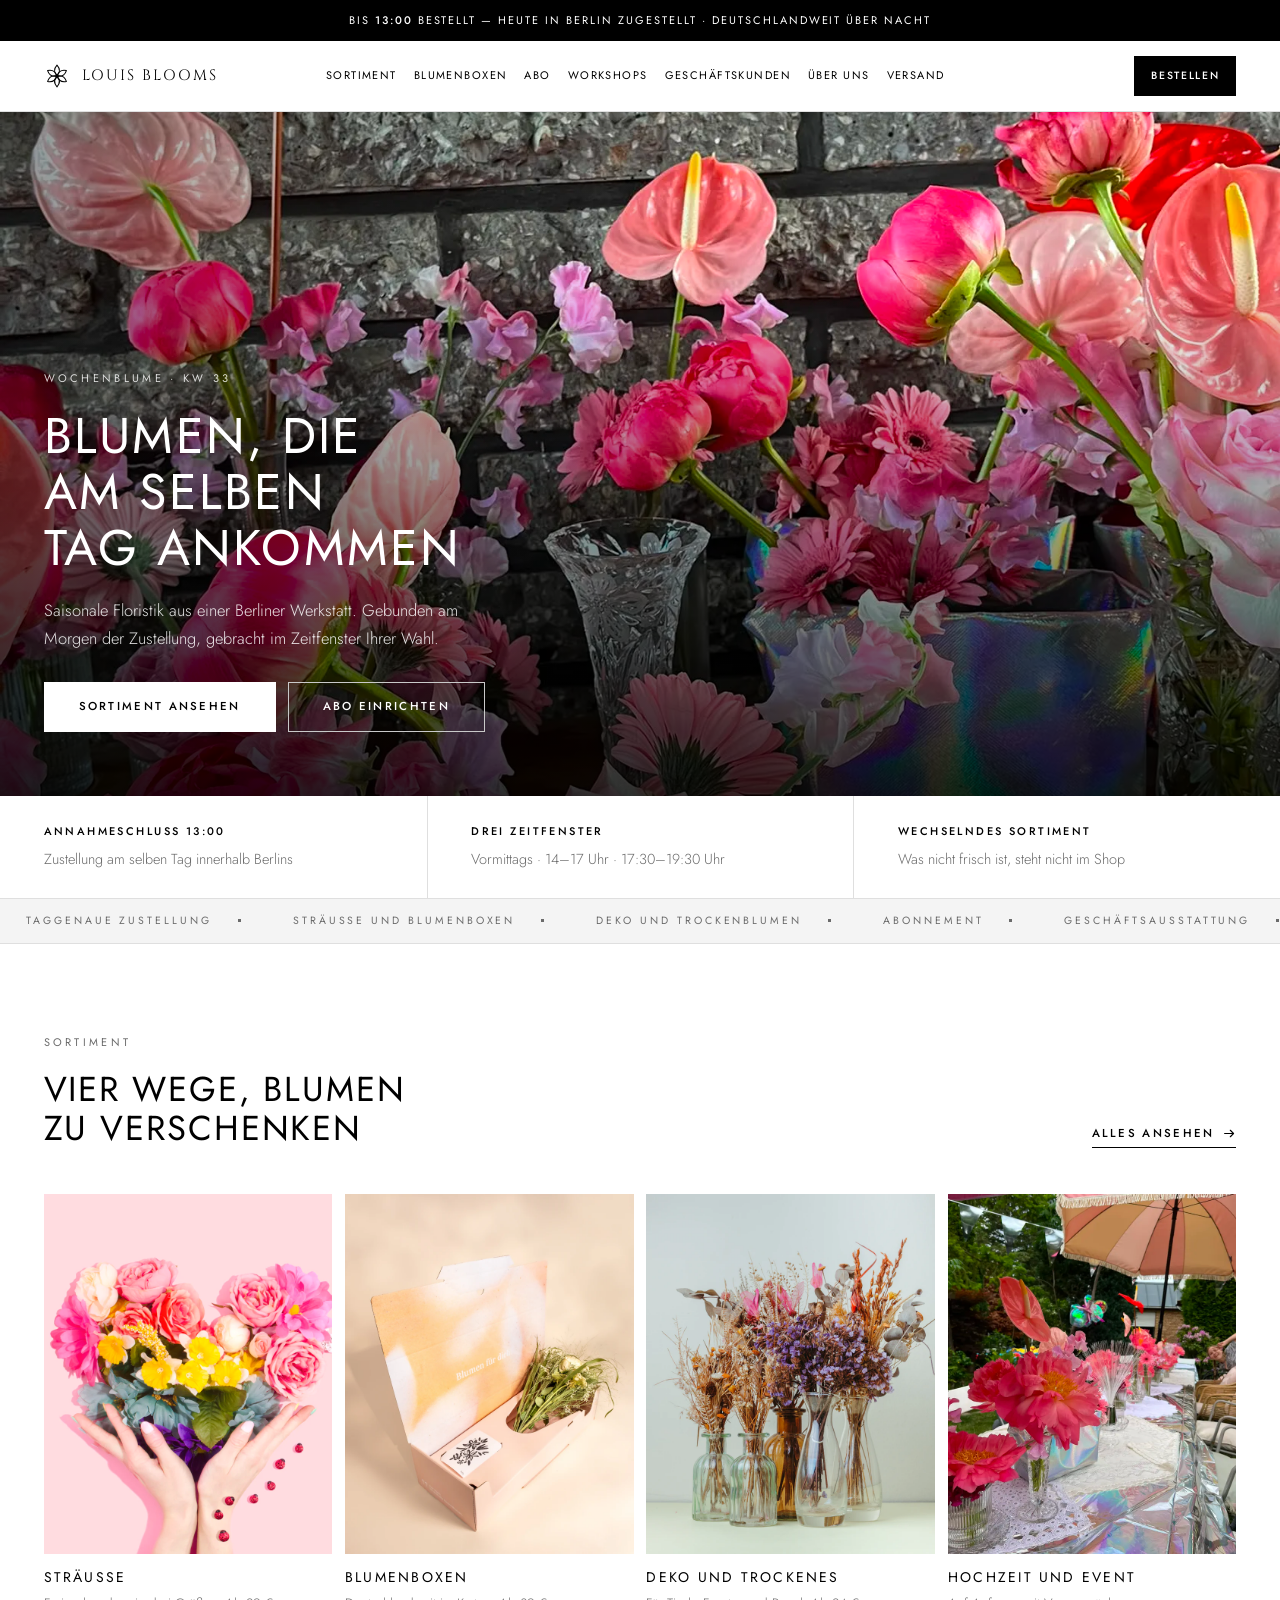
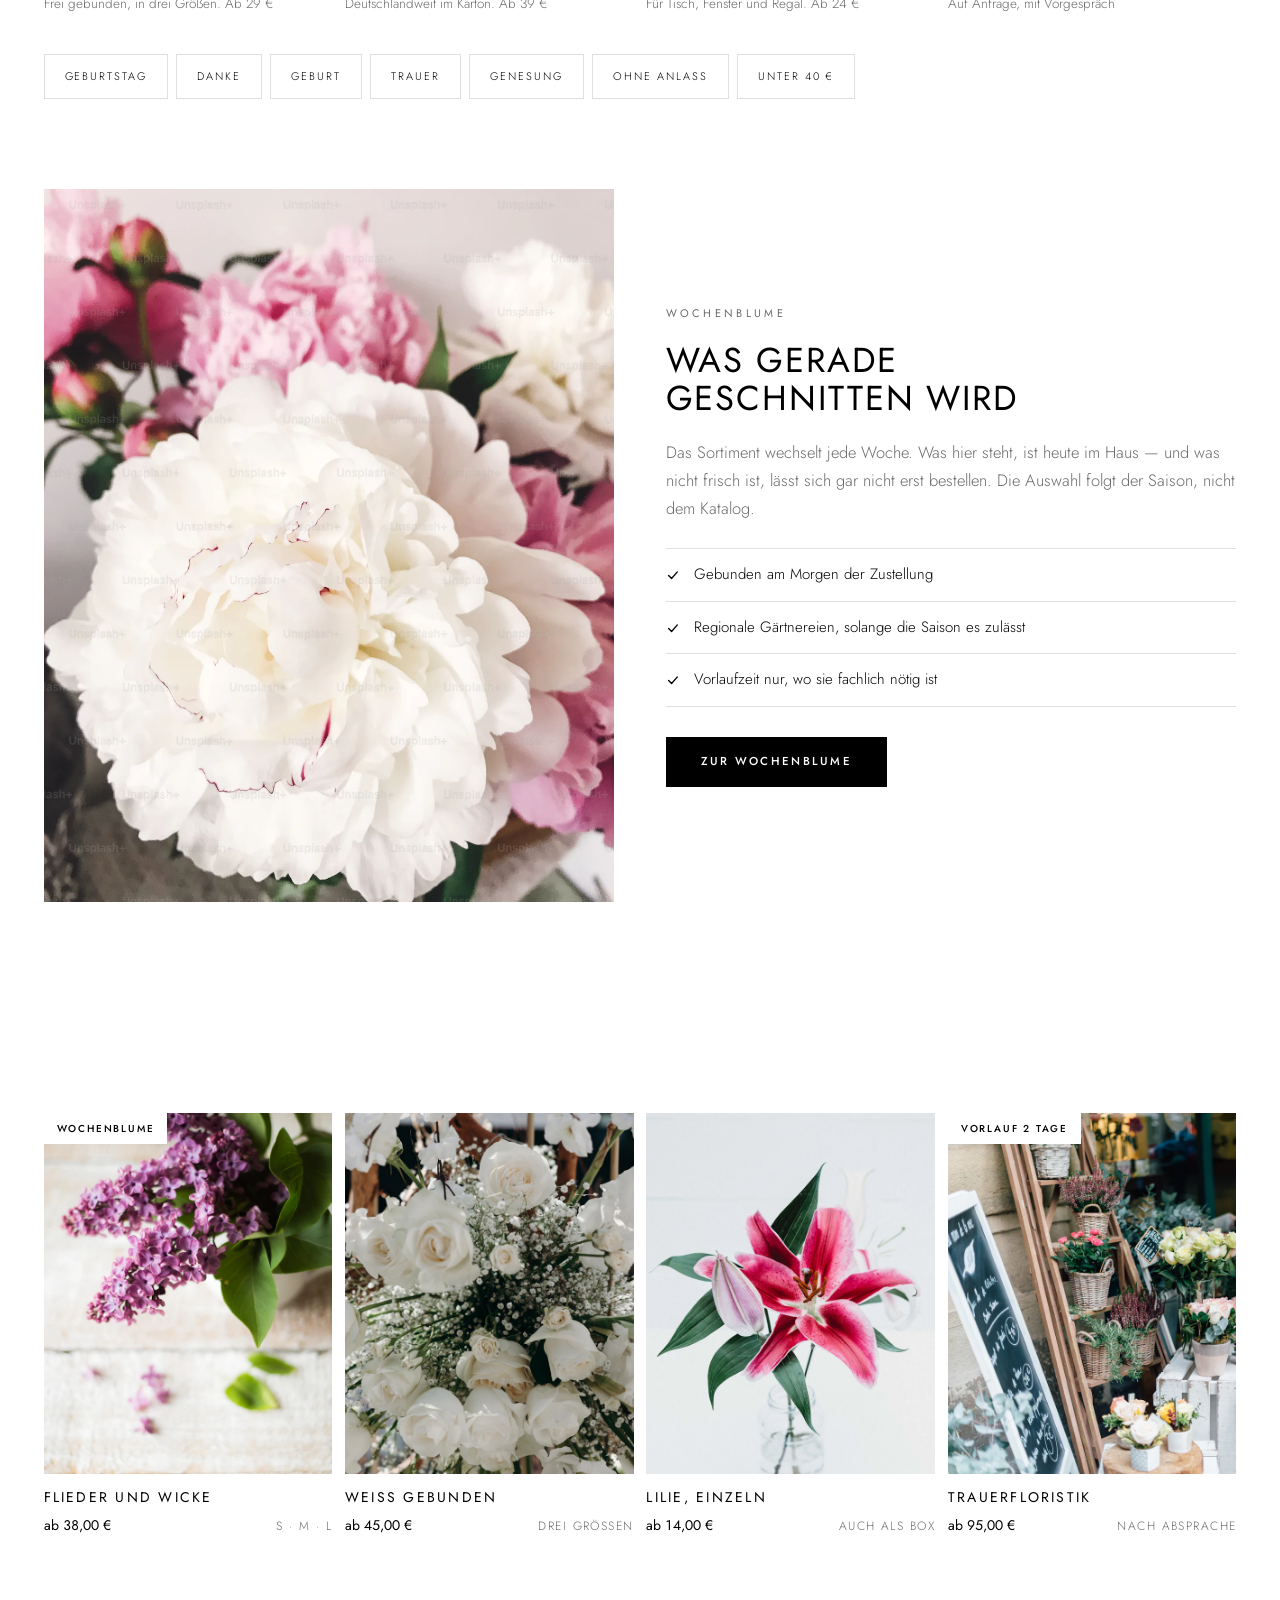
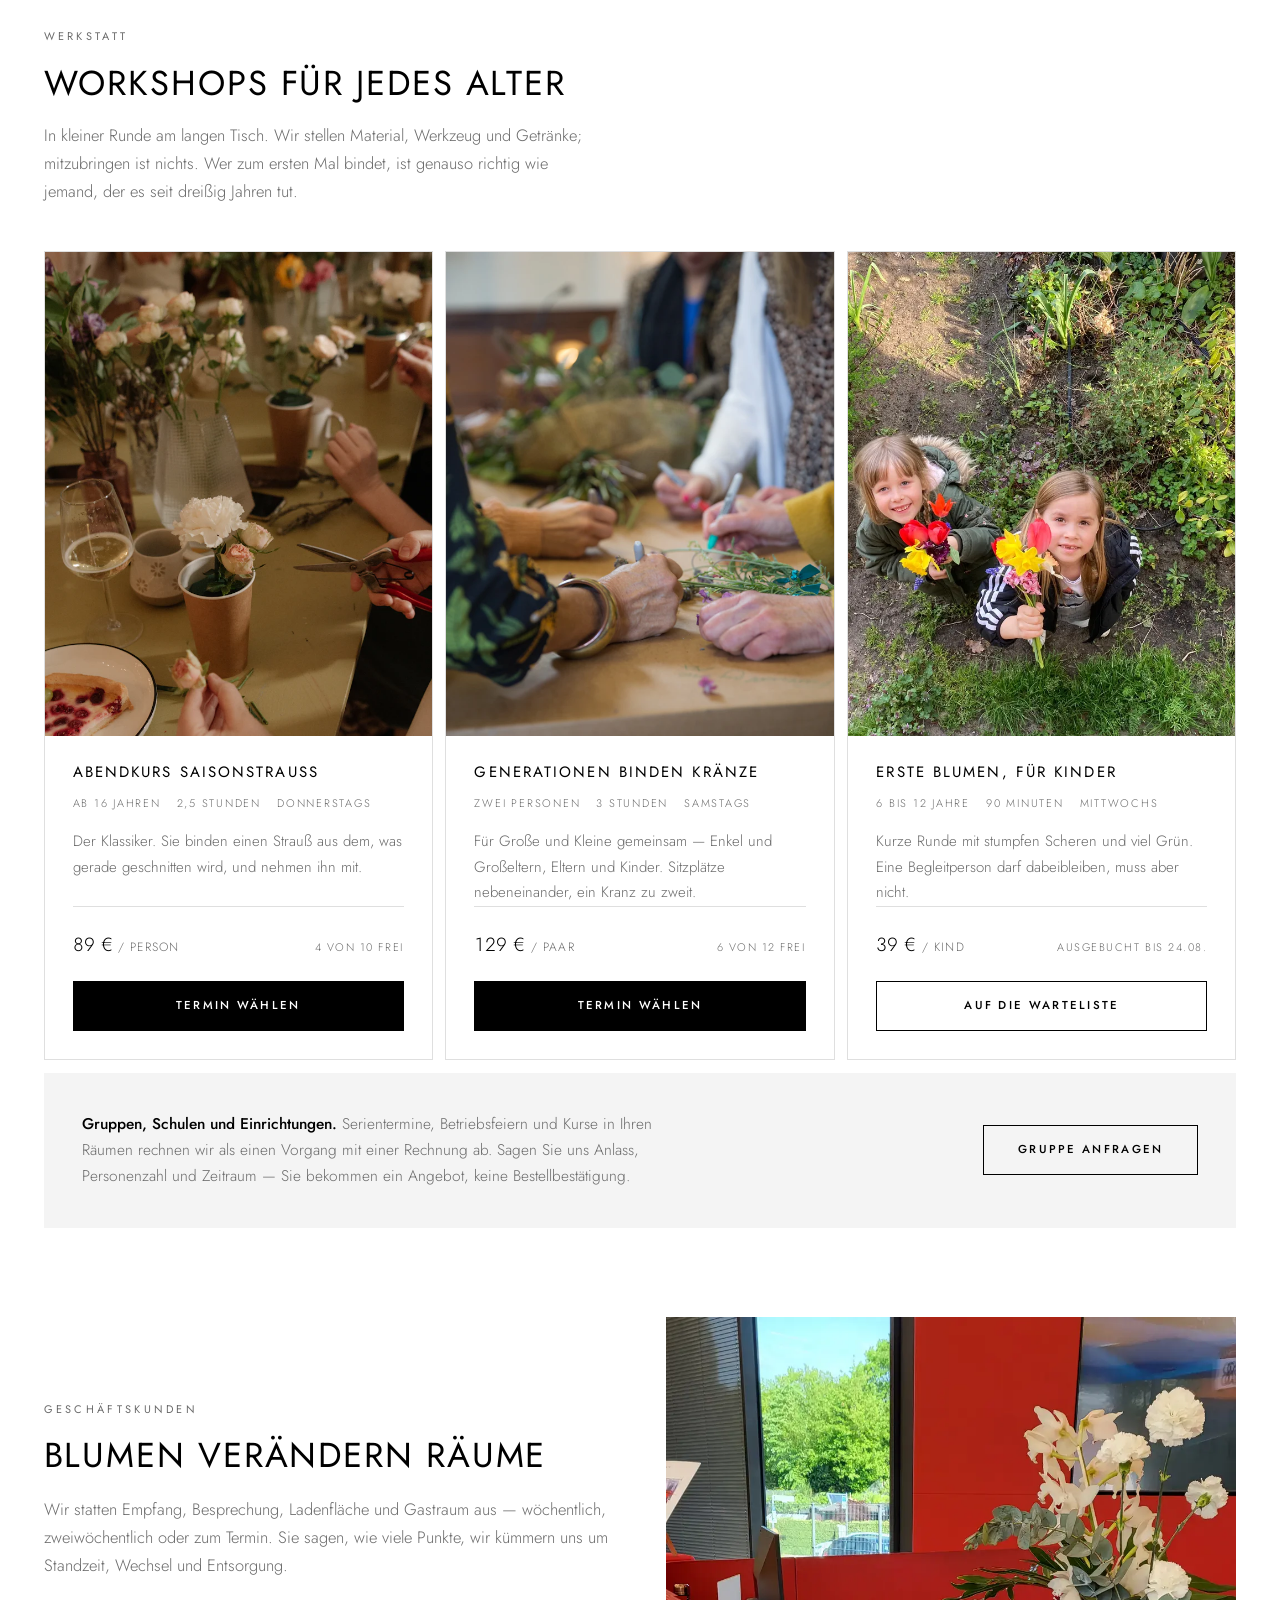
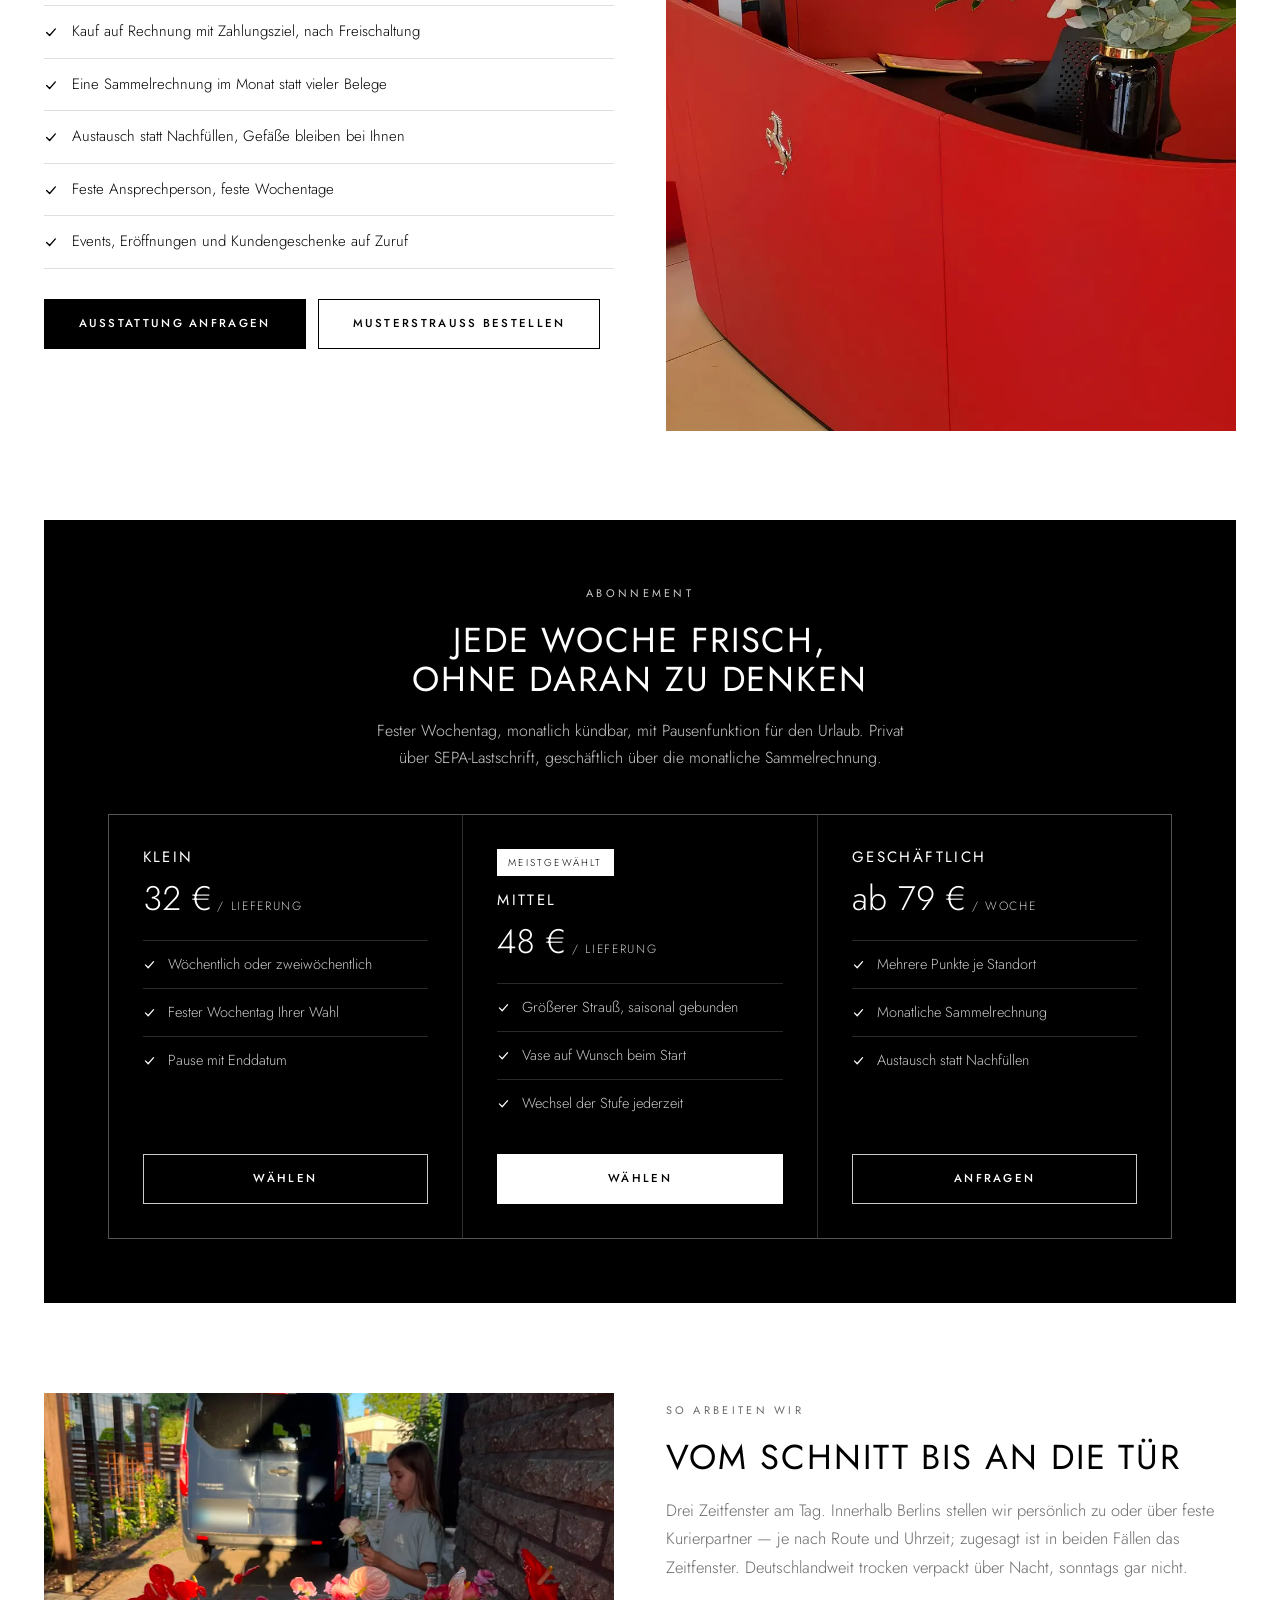
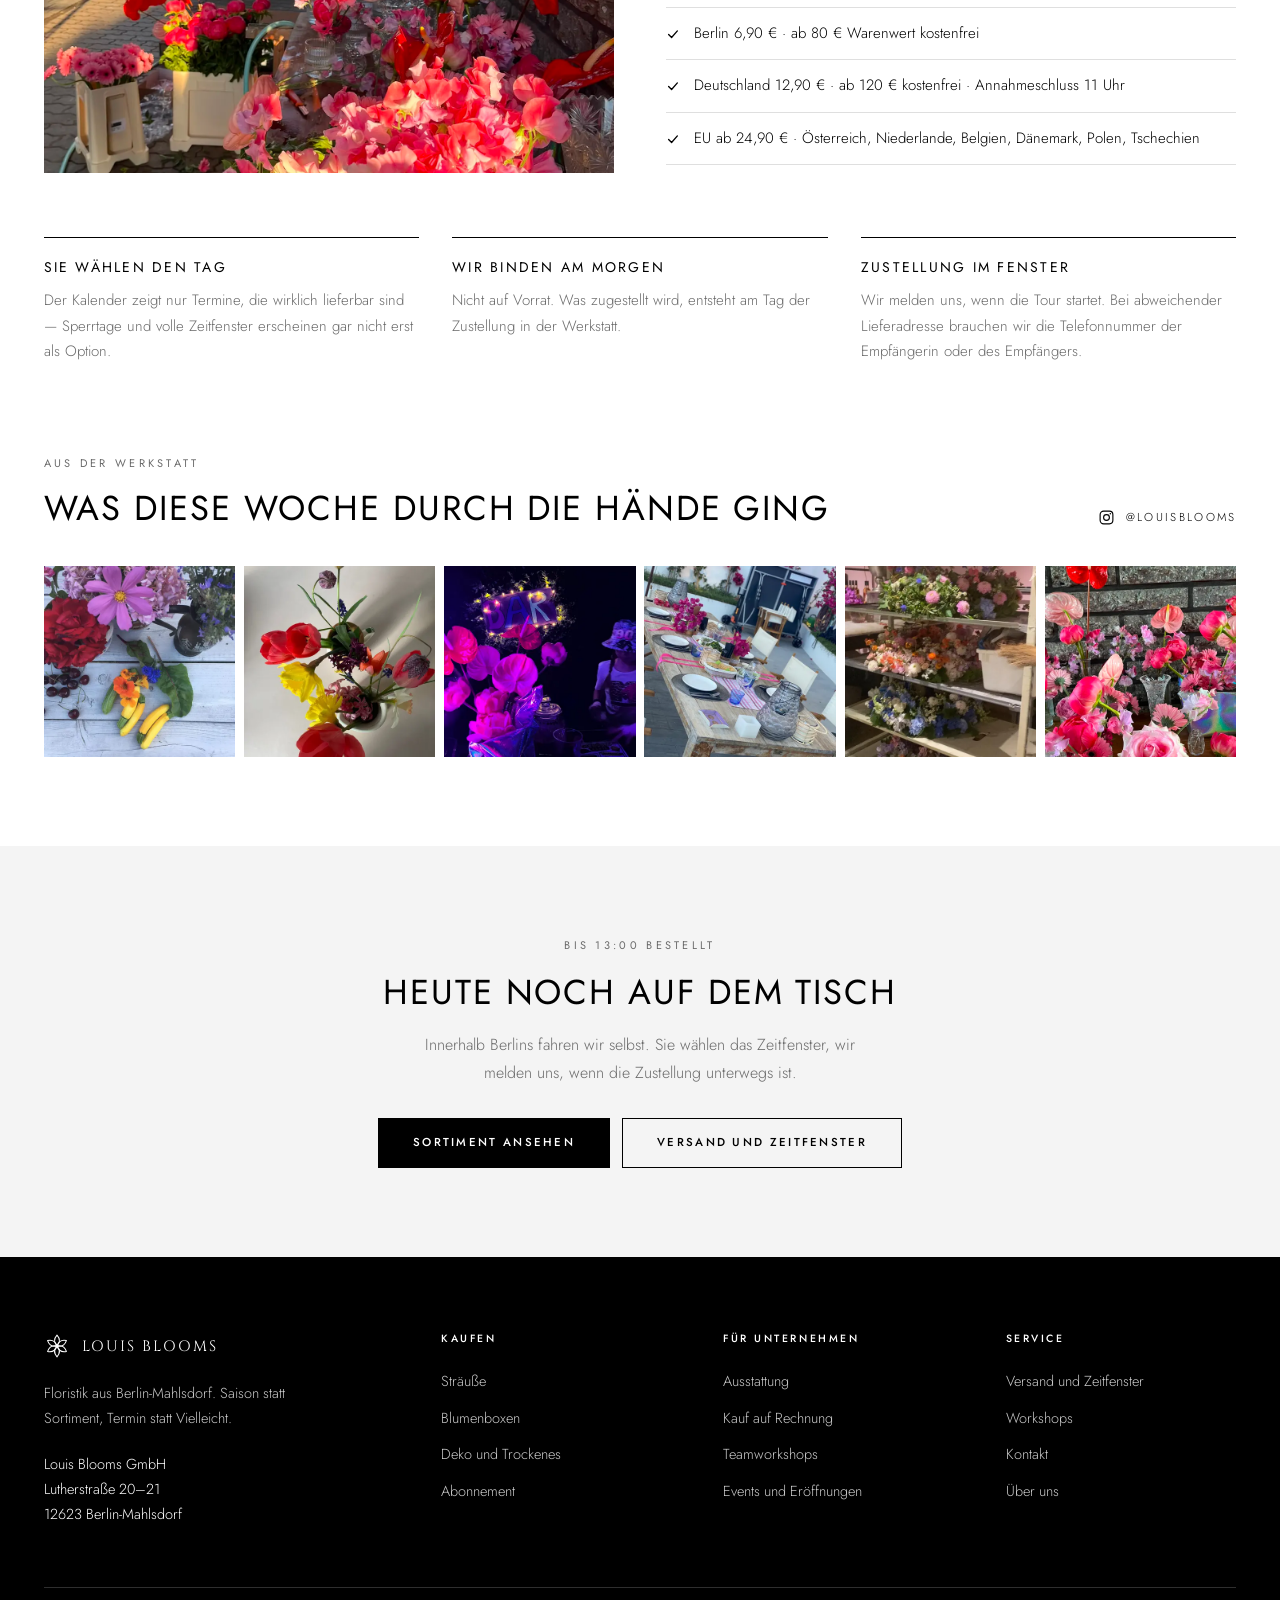
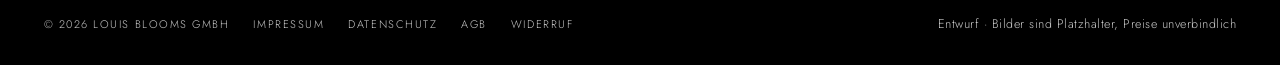
<file: index.html>
<!doctype html>
<html lang="de" class="no-js">
<head>
<meta charset="utf-8">
<meta name="viewport" content="width=device-width, initial-scale=1">
<title>LOUIS BLOOMS — Floristik aus Berlin, taggenau zugestellt</title>
<meta name="description" content="Saisonale Floristik aus Berlin. Bis 13:00 bestellt, heute zugestellt. Sträuße, Blumenboxen, Deko, Abonnements, Ausstattung für Geschäftskunden und Workshops für jedes Alter.">
<meta name="theme-color" content="#000000">

<!-- Schrift selbst gehostet, kein Google-CDN (DSGVO). Jost steht stellvertretend
     fuer 'Brown' (Lineto), die Hausschrift von FLOWERBX - siehe fonts/fonts.css. -->
<link rel="preload" as="font" type="font/woff2" href="fonts/jost-latin.woff2" crossorigin>
<link rel="preload" as="font" type="font/woff2" href="fonts/cinzel-latin.woff2" crossorigin>
<link rel="stylesheet" href="fonts/fonts.css">
<link rel="preload" as="image" href="bilder/hero-wide.webp">

<link rel="stylesheet" href="stil.css">
</head>
<body>
<script>document.documentElement.className="js"</script>

<a class="skip" href="#main">Zum Inhalt springen</a>

<!-- Logo: Rosette aus sechs Blaettern, radialsymmetrisch — eine Bluete.
     Die frueher mitgedachte Objektivblende entfaellt mit dem Namen Louis Blooms. -->
<svg width="0" height="0" style="position:absolute" aria-hidden="true" focusable="false">
  <symbol id="mark" viewBox="0 0 48 48">
    <g fill="none" stroke="currentColor" stroke-width="1.9" stroke-linejoin="round">
      <path d="M24 24C18.4 17.6 18.4 10.2 24 4c5.6 6.2 5.6 13.6 0 20Z"/>
      <path d="M24 24C18.4 17.6 18.4 10.2 24 4c5.6 6.2 5.6 13.6 0 20Z" transform="rotate(60 24 24)"/>
      <path d="M24 24C18.4 17.6 18.4 10.2 24 4c5.6 6.2 5.6 13.6 0 20Z" transform="rotate(120 24 24)"/>
      <path d="M24 24C18.4 17.6 18.4 10.2 24 4c5.6 6.2 5.6 13.6 0 20Z" transform="rotate(180 24 24)"/>
      <path d="M24 24C18.4 17.6 18.4 10.2 24 4c5.6 6.2 5.6 13.6 0 20Z" transform="rotate(240 24 24)"/>
      <path d="M24 24C18.4 17.6 18.4 10.2 24 4c5.6 6.2 5.6 13.6 0 20Z" transform="rotate(300 24 24)"/>
    </g>
    <circle cx="24" cy="24" r="3.2" fill="currentColor"/>
  </symbol>
  <symbol id="arr" viewBox="0 0 16 16"><path d="M2 8h11M9 4l4 4-4 4" fill="none" stroke="currentColor" stroke-width="1.4" stroke-linecap="round" stroke-linejoin="round"/></symbol>
  <symbol id="chk" viewBox="0 0 16 16"><path d="M3 8.5 6.4 12 13 4.5" fill="none" stroke="currentColor" stroke-width="1.5" stroke-linecap="round" stroke-linejoin="round"/></symbol>
  <symbol id="ig" viewBox="0 0 24 24"><rect x="3" y="3" width="18" height="18" rx="5" fill="none" stroke="currentColor" stroke-width="1.6"/><circle cx="12" cy="12" r="4.1" fill="none" stroke="currentColor" stroke-width="1.6"/><circle cx="17.4" cy="6.6" r="1.1" fill="currentColor"/></symbol>
</svg>

<!-- ========================= Kopfzeile ========================= -->
<div class="promo">Bis <b>13:00</b> bestellt — heute in Berlin zugestellt · Deutschlandweit über Nacht</div>

<header class="nav">
  <div class="nav-inner">
    <a class="logo" href="#" aria-label="Louis Blooms, zur Startseite">
      <svg aria-hidden="true"><use href="#mark"></use></svg>
      <span class="word">Louis Blooms</span>
    </a>
    <nav class="nav-links" aria-label="Hauptnavigation">
      <a href="#sortiment">Sortiment</a>
      <a href="#boxen">Blumenboxen</a>
      <a href="#abo">Abo</a>
      <a href="#workshops">Workshops</a>
      <a href="#geschaeft">Geschäftskunden</a>
      <a href="ueber-uns.html">Über uns</a>
      <a href="#versand">Versand</a>
    </nav>
    <div class="nav-right">
      <a class="btn" href="#sortiment">Bestellen</a>
    </div>
    <button class="burger" id="burger" aria-label="Menü öffnen" aria-expanded="false" aria-controls="sheet">
      <span></span>
    </button>
  </div>

  <div class="sheet" id="sheet" data-open="false">
    <a href="#sortiment">Sortiment</a>
    <a href="#boxen">Blumenboxen</a>
    <a href="#abo">Abo</a>
    <a href="#workshops">Workshops</a>
    <a href="#geschaeft">Geschäftskunden</a>
    <a href="ueber-uns.html">Über uns</a>
    <a href="#versand">Versand</a>
    <a class="btn" href="#sortiment">Bestellen</a>
  </div>
</header>

<main id="main">

  <!-- ========================= Hero ========================= -->
  <section class="hero">
    <div class="frame">
      <img src="bilder/hero-wide.webp" width="1536" height="848" fetchpriority="high" decoding="async"
           alt="Ranunkeln, Anthurien und Wicken in Rosa und Rot vor einer schwarzen Klinkerwand">
      <span class="scrim"></span>
      <div class="inner">
        <span class="eyebrow" data-seq style="--d:0ms">Wochenblume · KW 33</span>
        <h1 data-seq style="--d:60ms">Blumen, die am selben Tag ankommen</h1>
        <p data-seq style="--d:120ms">
          Saisonale Floristik aus einer Berliner Werkstatt. Gebunden am Morgen der Zustellung,
          gebracht im Zeitfenster Ihrer Wahl.
        </p>
        <div class="cta" data-seq style="--d:180ms">
          <a class="btn btn-onImage" href="#sortiment">Sortiment ansehen</a>
          <a class="btn btn-onDark" href="#abo">Abo einrichten</a>
        </div>
      </div>
    </div>

    <div class="hero-facts">
      <div><b>Annahmeschluss 13:00</b><span>Zustellung am selben Tag innerhalb Berlins</span></div>
      <div><b>Drei Zeitfenster</b><span>Vormittags · 14–17 Uhr · 17:30–19:30 Uhr</span></div>
      <div><b>Wechselndes Sortiment</b><span>Was nicht frisch ist, steht nicht im Shop</span></div>
    </div>
  </section>

  <!-- ========================= Laufband ========================= -->
  <div class="ticker" aria-hidden="true">
    <div class="ticker-track">
      <div>
        <span>Taggenaue Zustellung</span><span>Sträuße und Blumenboxen</span><span>Deko und Trockenblumen</span>
        <span>Abonnement</span><span>Geschäftsausstattung</span><span>Workshops für jedes Alter</span>
      </div>
      <div>
        <span>Taggenaue Zustellung</span><span>Sträuße und Blumenboxen</span><span>Deko und Trockenblumen</span>
        <span>Abonnement</span><span>Geschäftsausstattung</span><span>Workshops für jedes Alter</span>
      </div>
    </div>
  </div>

  <!-- ========================= Kategorien ========================= -->
  <section class="sec" id="sortiment">
    <div class="wrap">
      <div class="head-row">
        <div class="sec-head" data-reveal>
          <span class="eyebrow">Sortiment</span>
          <h2>Vier Wege, Blumen zu verschenken</h2>
        </div>
        <a class="link-u" href="#sortiment" data-reveal>Alles ansehen <svg aria-hidden="true"><use href="#arr"></use></svg></a>
      </div>

      <div class="kats">
        <a class="kat" href="#sortiment" data-reveal>
          <span class="shot">
            <img src="bilder/kat-strauss.webp" width="760" height="950" loading="lazy" decoding="async"
                 alt="Strauß aus zarten Pfingstrosen in einer Vase auf einem Holztisch">
            <span class="veil"></span>
          </span>
          <h3>Sträuße</h3>
          <p>Frei gebunden, in drei Größen. Ab 29 €</p>
        </a>

        <a class="kat" href="#boxen" data-reveal>
          <span class="shot">
            <img src="bilder/kat-box.webp" width="760" height="950" loading="lazy" decoding="async"
                 alt="Geöffnete Versandbox mit Blumen und beiliegender Karte">
            <span class="veil"></span>
          </span>
          <h3>Blumenboxen</h3>
          <p>Deutschlandweit im Karton. Ab 39 €</p>
        </a>

        <a class="kat" href="#sortiment" data-reveal>
          <span class="shot">
            <img src="bilder/kat-deko.webp" width="760" height="950" loading="lazy" decoding="async"
                 alt="Mehrere Glasvasen mit Trockenblumen nebeneinander">
            <span class="veil"></span>
          </span>
          <h3>Deko und Trockenes</h3>
          <p>Für Tisch, Fenster und Regal. Ab 24 €</p>
        </a>

        <a class="kat" href="#geschaeft" data-reveal>
          <span class="shot">
            <img src="bilder/kat-hochzeit.webp" width="760" height="950" loading="lazy" decoding="async"
                 alt="Gedeckte Gartentafel mit rosa Blüten in Gläsern unter einem Sonnenschirm">
            <span class="veil"></span>
          </span>
          <h3>Hochzeit und Event</h3>
          <p>Auf Anfrage, mit Vorgespräch</p>
        </a>
      </div>

      <div class="anlass" data-reveal>
        <a href="#sortiment">Geburtstag</a>
        <a href="#sortiment">Danke</a>
        <a href="#sortiment">Geburt</a>
        <a href="#sortiment">Trauer</a>
        <a href="#sortiment">Genesung</a>
        <a href="#sortiment">Ohne Anlass</a>
        <a href="#sortiment">Unter 40 €</a>
      </div>
    </div>
  </section>

  <!-- ========================= Wochenblume ========================= -->
  <section class="sec" style="padding-top:0">
    <div class="wrap">
      <div class="split">
        <div class="split-media" data-reveal>
          <span class="shot">
            <img src="bilder/wochenblume.webp" width="1000" height="1250" loading="lazy" decoding="async"
                 alt="Weiße und rosa Pfingstrosen aus der Nähe">
          </span>
        </div>
        <div data-reveal>
          <span class="eyebrow">Wochenblume</span>
          <h2>Was gerade geschnitten wird</h2>
          <p class="body">
            Das Sortiment wechselt jede Woche. Was hier steht, ist heute im Haus — und was
            nicht frisch ist, lässt sich gar nicht erst bestellen. Die Auswahl folgt der Saison,
            nicht dem Katalog.
          </p>
          <ul class="ticks">
            <li><svg aria-hidden="true"><use href="#chk"></use></svg> Gebunden am Morgen der Zustellung</li>
            <li><svg aria-hidden="true"><use href="#chk"></use></svg> Regionale Gärtnereien, solange die Saison es zulässt</li>
            <li><svg aria-hidden="true"><use href="#chk"></use></svg> Vorlaufzeit nur, wo sie fachlich nötig ist</li>
          </ul>
          <div class="cta"><a class="btn" href="#sortiment">Zur Wochenblume</a></div>
        </div>
      </div>
    </div>
  </section>

  <!-- ========================= Auswahl ========================= -->
  <section class="sec" id="boxen" style="padding-top:0">
    <div class="wrap">
      <div class="head-row">
        <div class="sec-head" data-reveal>
          <span class="eyebrow">Diese Woche im Haus</span>
          <h2>Eine Auswahl</h2>
        </div>
        <a class="link-u" href="#sortiment" data-reveal>Ganzes Sortiment <svg aria-hidden="true"><use href="#arr"></use></svg></a>
      </div>

      <div class="grid4">
        <a class="prod" href="#sortiment" data-reveal>
          <span class="shot">
            <img src="bilder/prod-flieder.webp" width="640" height="800" loading="lazy" decoding="async"
                 alt="Violetter Flieder auf hellem Holz">
            <span class="veil"></span><span class="flag">Wochenblume</span>
          </span>
          <h3>Flieder und Wicke</h3>
          <div class="row"><span class="price">ab 38,00 €</span><span class="note">S · M · L</span></div>
        </a>

        <a class="prod" href="#sortiment" data-reveal>
          <span class="shot">
            <img src="bilder/prod-weiss.webp" width="640" height="800" loading="lazy" decoding="async"
                 alt="Weiße Rosen mit Schleierkraut">
            <span class="veil"></span>
          </span>
          <h3>Weiß gebunden</h3>
          <div class="row"><span class="price">ab 45,00 €</span><span class="note">Drei Größen</span></div>
        </a>

        <a class="prod" href="#sortiment" data-reveal>
          <span class="shot">
            <img src="bilder/prod-lilie.webp" width="640" height="800" loading="lazy" decoding="async"
                 alt="Rosa Lilie in einer schlichten Glasvase">
            <span class="veil"></span>
          </span>
          <h3>Lilie, einzeln</h3>
          <div class="row"><span class="price">ab 14,00 €</span><span class="note">Auch als Box</span></div>
        </a>

        <a class="prod" href="#sortiment" data-reveal>
          <span class="shot">
            <img src="bilder/prod-orchidee.webp" width="640" height="800" loading="lazy" decoding="async"
                 alt="Weiße Orchideenblüten vor hellem Grund">
            <span class="veil"></span><span class="flag">Vorlauf 2 Tage</span>
          </span>
          <h3>Trauerfloristik</h3>
          <div class="row"><span class="price">ab 95,00 €</span><span class="note">Nach Absprache</span></div>
        </a>
      </div>
    </div>
  </section>

  <!-- ========================= Workshops ========================= -->
  <section class="sec" id="workshops" style="padding-top:0">
    <div class="wrap">
      <div class="sec-head" data-reveal style="margin-bottom:clamp(28px,3.6vw,46px)">
        <span class="eyebrow">Werkstatt</span>
        <h2>Workshops für jedes Alter</h2>
        <p class="lede">In kleiner Runde am langen Tisch. Wir stellen Material, Werkzeug und Getränke;
          mitzubringen ist nichts. Wer zum ersten Mal bindet, ist genauso richtig wie jemand,
          der es seit dreißig Jahren tut.</p>
      </div>

      <div class="kurse">
        <article class="kurs" data-reveal>
          <span class="shot">
            <img src="bilder/kurs-abend.webp" width="700" height="875" loading="lazy" decoding="async"
                 alt="Menschen binden gemeinsam an einem langen Tisch Blumen">
          </span>
          <div class="in">
            <h3>Abendkurs Saisonstrauß</h3>
            <div class="meta"><span>Ab 16 Jahren</span><span>2,5 Stunden</span><span>Donnerstags</span></div>
            <p>Der Klassiker. Sie binden einen Strauß aus dem, was gerade geschnitten wird, und nehmen ihn mit.</p>
            <div class="foot">
              <span class="price">89 €<small> / Person</small></span>
              <span class="seats">4 von 10 frei</span>
            </div>
            <a class="btn" href="#workshops">Termin wählen</a>
          </div>
        </article>

        <article class="kurs" data-reveal>
          <span class="shot">
            <img src="bilder/kurs-generationen.webp" width="700" height="875" loading="lazy" decoding="async"
                 alt="Hände mehrerer Generationen binden gemeinsam einen Kranz">
          </span>
          <div class="in">
            <h3>Generationen binden Kränze</h3>
            <div class="meta"><span>Zwei Personen</span><span>3 Stunden</span><span>Samstags</span></div>
            <p>Für Große und Kleine gemeinsam — Enkel und Großeltern, Eltern und Kinder. Sitzplätze nebeneinander, ein Kranz zu zweit.</p>
            <div class="foot">
              <span class="price">129 €<small> / Paar</small></span>
              <span class="seats">6 von 12 frei</span>
            </div>
            <a class="btn" href="#workshops">Termin wählen</a>
          </div>
        </article>

        <article class="kurs" data-reveal>
          <span class="shot">
            <img src="bilder/kurs-basis.webp" width="700" height="875" loading="lazy" decoding="async"
                 alt="Zwei Kinder knien im Beet und halten selbst gepflückte Tulpen in die Kamera">
          </span>
          <div class="in">
            <h3>Erste Blumen, für Kinder</h3>
            <div class="meta"><span>6 bis 12 Jahre</span><span>90 Minuten</span><span>Mittwochs</span></div>
            <p>Kurze Runde mit stumpfen Scheren und viel Grün. Eine Begleitperson darf dabeibleiben, muss aber nicht.</p>
            <div class="foot">
              <span class="price">39 €<small> / Kind</small></span>
              <span class="seats">Ausgebucht bis 24.08.</span>
            </div>
            <a class="btn btn-line" href="#workshops">Auf die Warteliste</a>
          </div>
        </article>
      </div>

      <div class="hinweis" data-reveal>
        <p><b>Gruppen, Schulen und Einrichtungen.</b> Serientermine, Betriebsfeiern und Kurse in
          Ihren Räumen rechnen wir als einen Vorgang mit einer Rechnung ab. Sagen Sie uns Anlass,
          Personenzahl und Zeitraum — Sie bekommen ein Angebot, keine Bestellbestätigung.</p>
        <a class="btn btn-line" href="#geschaeft">Gruppe anfragen</a>
      </div>
    </div>
  </section>

  <!-- ========================= Geschäftskunden ========================= -->
  <section class="sec" id="geschaeft" style="padding-top:0">
    <div class="wrap">
      <div class="split flip">
        <div class="split-media" data-reveal>
          <span class="shot">
            <img src="bilder/business.webp" width="1000" height="1250" loading="lazy" decoding="async"
                 alt="Weiße Orchideen und Nelken mit Eukalyptus in dunkler Vase auf dem roten Empfangstresen eines Ferrari-Autohauses">
          </span>
        </div>
        <div data-reveal>
          <span class="eyebrow">Geschäftskunden</span>
          <h2>Blumen verändern Räume</h2>
          <p class="body">
            Wir statten Empfang, Besprechung, Ladenfläche und Gastraum aus — wöchentlich,
            zweiwöchentlich oder zum Termin. Sie sagen, wie viele Punkte, wir kümmern uns um
            Standzeit, Wechsel und Entsorgung.
          </p>
          <ul class="ticks">
            <li><svg aria-hidden="true"><use href="#chk"></use></svg> Kauf auf Rechnung mit Zahlungsziel, nach Freischaltung</li>
            <li><svg aria-hidden="true"><use href="#chk"></use></svg> Eine Sammelrechnung im Monat statt vieler Belege</li>
            <li><svg aria-hidden="true"><use href="#chk"></use></svg> Austausch statt Nachfüllen, Gefäße bleiben bei Ihnen</li>
            <li><svg aria-hidden="true"><use href="#chk"></use></svg> Feste Ansprechperson, feste Wochentage</li>
            <li><svg aria-hidden="true"><use href="#chk"></use></svg> Events, Eröffnungen und Kundengeschenke auf Zuruf</li>
          </ul>
          <div class="cta">
            <a class="btn" href="#geschaeft">Ausstattung anfragen</a>
            <a class="btn btn-line" href="#geschaeft">Musterstrauß bestellen</a>
          </div>
        </div>
      </div>
    </div>
  </section>

  <!-- ========================= Abo ========================= -->
  <section class="sec" id="abo" style="padding-top:0">
    <div class="wrap">
      <div class="dark" data-reveal>
        <div class="sec-head center">
          <span class="eyebrow">Abonnement</span>
          <h2>Jede Woche frisch, ohne daran zu denken</h2>
          <p>Fester Wochentag, monatlich kündbar, mit Pausenfunktion für den Urlaub.
            Privat über SEPA-Lastschrift, geschäftlich über die monatliche Sammelrechnung.</p>
        </div>

        <div class="tiers">
          <div class="tier">
            <h3>Klein</h3>
            <div class="amt">32 €<small> / Lieferung</small></div>
            <ul>
              <li><svg aria-hidden="true"><use href="#chk"></use></svg> Wöchentlich oder zweiwöchentlich</li>
              <li><svg aria-hidden="true"><use href="#chk"></use></svg> Fester Wochentag Ihrer Wahl</li>
              <li><svg aria-hidden="true"><use href="#chk"></use></svg> Pause mit Enddatum</li>
            </ul>
            <a class="btn btn-onDark" href="#abo">Wählen</a>
          </div>

          <div class="tier">
            <span class="badge">Meistgewählt</span>
            <h3>Mittel</h3>
            <div class="amt">48 €<small> / Lieferung</small></div>
            <ul>
              <li><svg aria-hidden="true"><use href="#chk"></use></svg> Größerer Strauß, saisonal gebunden</li>
              <li><svg aria-hidden="true"><use href="#chk"></use></svg> Vase auf Wunsch beim Start</li>
              <li><svg aria-hidden="true"><use href="#chk"></use></svg> Wechsel der Stufe jederzeit</li>
            </ul>
            <a class="btn btn-onImage" href="#abo">Wählen</a>
          </div>

          <div class="tier">
            <h3>Geschäftlich</h3>
            <div class="amt">ab 79 €<small> / Woche</small></div>
            <ul>
              <li><svg aria-hidden="true"><use href="#chk"></use></svg> Mehrere Punkte je Standort</li>
              <li><svg aria-hidden="true"><use href="#chk"></use></svg> Monatliche Sammelrechnung</li>
              <li><svg aria-hidden="true"><use href="#chk"></use></svg> Austausch statt Nachfüllen</li>
            </ul>
            <a class="btn btn-onDark" href="#geschaeft">Anfragen</a>
          </div>
        </div>
      </div>
    </div>
  </section>

  <!-- ========================= Ablauf ========================= -->
  <section class="sec" id="versand" style="padding-top:0">
    <div class="wrap">
      <div class="split">
        <div class="split-media" data-reveal>
          <span class="shot wide">
            <img src="bilder/werkstatt.webp" width="1400" height="933" loading="lazy" decoding="async"
                 alt="Wicken, Anthurien und Gerbera stehen zum Beladen bereit, dahinter der Lieferwagen">
          </span>
        </div>
        <div data-reveal>
          <span class="eyebrow">So arbeiten wir</span>
          <h2>Vom Schnitt bis an die Tür</h2>
          <p class="body">Drei Zeitfenster am Tag. Innerhalb Berlins stellen wir persönlich zu
            oder über feste Kurierpartner — je nach Route und Uhrzeit; zugesagt ist in beiden
            Fällen das Zeitfenster. Deutschlandweit trocken verpackt über Nacht, sonntags gar nicht.</p>
          <ul class="ticks">
            <li><svg aria-hidden="true"><use href="#chk"></use></svg> Berlin 6,90 € · ab 80 € Warenwert kostenfrei</li>
            <li><svg aria-hidden="true"><use href="#chk"></use></svg> Deutschland 12,90 € · ab 120 € kostenfrei · Annahmeschluss 11 Uhr</li>
            <li><svg aria-hidden="true"><use href="#chk"></use></svg> EU ab 24,90 € · Österreich, Niederlande, Belgien, Dänemark, Polen, Tschechien</li>
          </ul>
        </div>
      </div>

      <div class="steps">
        <div class="step" data-reveal>
          <h3>Sie wählen den Tag</h3>
          <p>Der Kalender zeigt nur Termine, die wirklich lieferbar sind — Sperrtage und volle
            Zeitfenster erscheinen gar nicht erst als Option.</p>
        </div>
        <div class="step" data-reveal>
          <h3>Wir binden am Morgen</h3>
          <p>Nicht auf Vorrat. Was zugestellt wird, entsteht am Tag der Zustellung in der Werkstatt.</p>
        </div>
        <div class="step" data-reveal>
          <h3>Zustellung im Fenster</h3>
          <p>Wir melden uns, wenn die Tour startet. Bei abweichender Lieferadresse brauchen wir
            die Telefonnummer der Empfängerin oder des Empfängers.</p>
        </div>
      </div>
    </div>
  </section>

  <!-- ========================= Social ========================= -->
  <section class="sec" style="padding-top:0">
    <div class="wrap">
      <div class="ig" data-reveal>
        <div>
          <span class="eyebrow">Aus der Werkstatt</span>
          <h2 style="margin-top:16px">Was diese Woche durch die Hände ging</h2>
        </div>
        <a class="handle" href="#"><svg aria-hidden="true"><use href="#ig"></use></svg> @louisblooms</a>
      </div>

      <div class="social-grid" data-reveal>
        <a href="#"><span class="shot sq"><img src="bilder/social-1.webp" width="480" height="480" loading="lazy" decoding="async" alt="Blüten, Kirschen und Gemüse aus dem Garten auf weißen Holzdielen"><span class="veil"></span></span></a>
        <a href="#"><span class="shot sq"><img src="bilder/social-2.webp" width="480" height="480" loading="lazy" decoding="async" alt="Frühlingsstrauß aus Tulpen, Narzissen und Hyazinthen in weißer Vase"><span class="veil"></span></span></a>
        <a href="#"><span class="shot sq"><img src="bilder/social-3.webp" width="480" height="480" loading="lazy" decoding="async" alt="Anthurien im farbigen Licht einer abendlichen Veranstaltung"><span class="veil"></span></span></a>
        <a href="#"><span class="shot sq"><img src="bilder/social-4.webp" width="480" height="480" loading="lazy" decoding="async" alt="Gedeckte Tafel im Freien mit Bougainvillea und Windlichtern"><span class="veil"></span></span></a>
        <a href="#"><span class="shot sq"><img src="bilder/social-5.webp" width="480" height="480" loading="lazy" decoding="async" alt="Fertige Gestecke auf den Regalen der Werkstatt"><span class="veil"></span></span></a>
        <a href="#"><span class="shot sq"><img src="bilder/social-6.webp" width="480" height="480" loading="lazy" decoding="async" alt="Rosa Ranunkeln und Gerbera vor schwarzer Klinkerwand"><span class="veil"></span></span></a>
      </div>
    </div>
  </section>

  <!-- ========================= Abschluss ========================= -->
  <div class="band" data-reveal>
    <span class="eyebrow">Bis 13:00 bestellt</span>
    <h2 style="margin-top:18px">Heute noch auf dem Tisch</h2>
    <p>Innerhalb Berlins fahren wir selbst. Sie wählen das Zeitfenster, wir melden uns,
      wenn die Zustellung unterwegs ist.</p>
    <div class="cta">
      <a class="btn" href="#sortiment">Sortiment ansehen</a>
      <a class="btn btn-line" href="#versand">Versand und Zeitfenster</a>
    </div>
  </div>
</main>

<!-- ========================= Fusszeile ========================= -->
<footer id="kontakt">
  <div class="wrap">
    <div class="f-top">
      <div>
        <a class="logo" href="#" aria-label="Louis Blooms, zur Startseite">
          <svg aria-hidden="true"><use href="#mark"></use></svg>
          <span class="word">Louis Blooms</span>
        </a>
        <p>Floristik aus Berlin-Mahlsdorf. Saison statt Sortiment, Termin statt Vielleicht.</p>
        <address>
          Louis Blooms GmbH<br>
          Lutherstraße 20–21<br>
          12623 Berlin-Mahlsdorf
        </address>
      </div>

      <div class="f-col">
        <h4>Kaufen</h4>
        <a href="#sortiment">Sträuße</a>
        <a href="#boxen">Blumenboxen</a>
        <a href="#sortiment">Deko und Trockenes</a>
        <a href="#abo">Abonnement</a>
      </div>

      <div class="f-col">
        <h4>Für Unternehmen</h4>
        <a href="#geschaeft">Ausstattung</a>
        <a href="#geschaeft">Kauf auf Rechnung</a>
        <a href="#workshops">Teamworkshops</a>
        <a href="#geschaeft">Events und Eröffnungen</a>
      </div>

      <div class="f-col">
        <h4>Service</h4>
        <a href="#versand">Versand und Zeitfenster</a>
        <a href="#workshops">Workshops</a>
        <a href="#kontakt">Kontakt</a>
        <a href="ueber-uns.html">Über uns</a>
      </div>
    </div>

    <div class="f-bot">
      <span>© 2026 Louis Blooms GmbH</span>
      <a href="#">Impressum</a>
      <a href="#">Datenschutz</a>
      <a href="#">AGB</a>
      <a href="#">Widerruf</a>
      <span class="sp">Entwurf · Bilder sind Platzhalter, Preise unverbindlich</span>
    </div>
  </div>
</footer>

<script src="seite.js"></script>
</body>
</html>
</file>
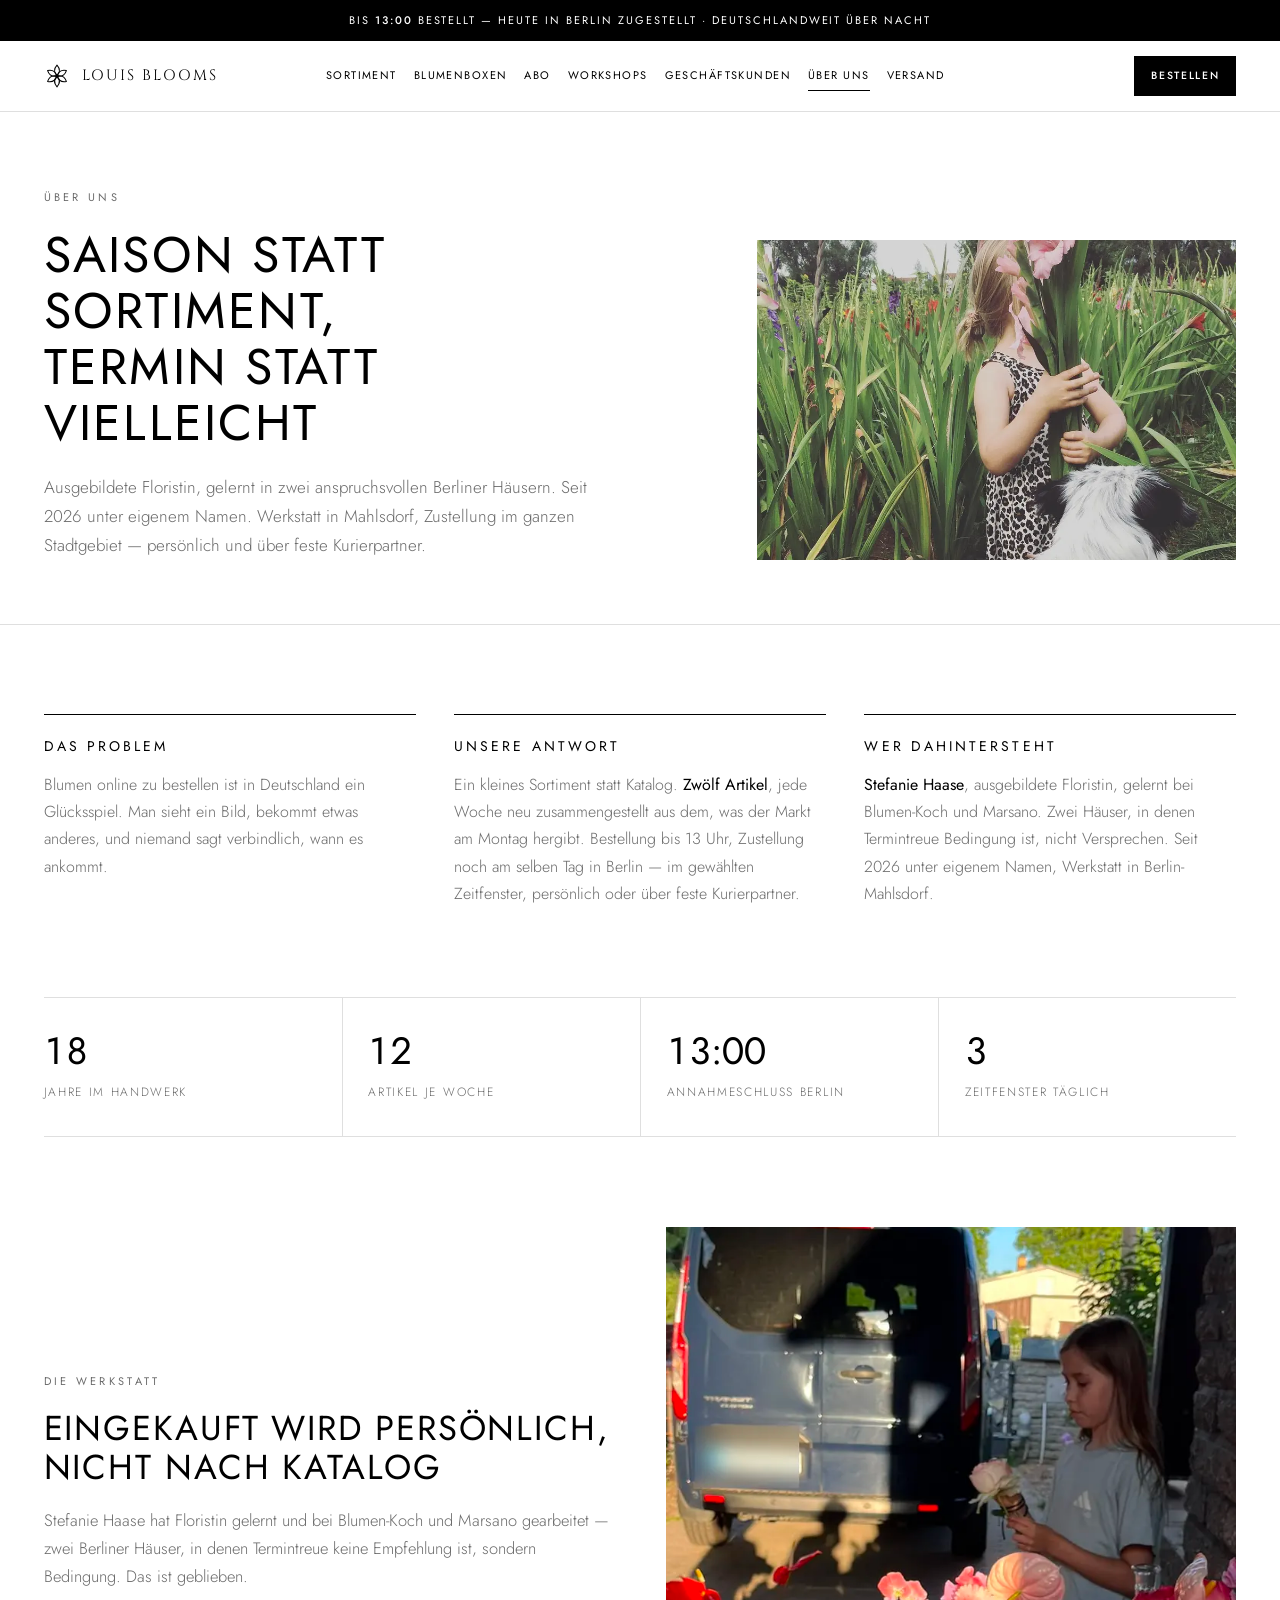
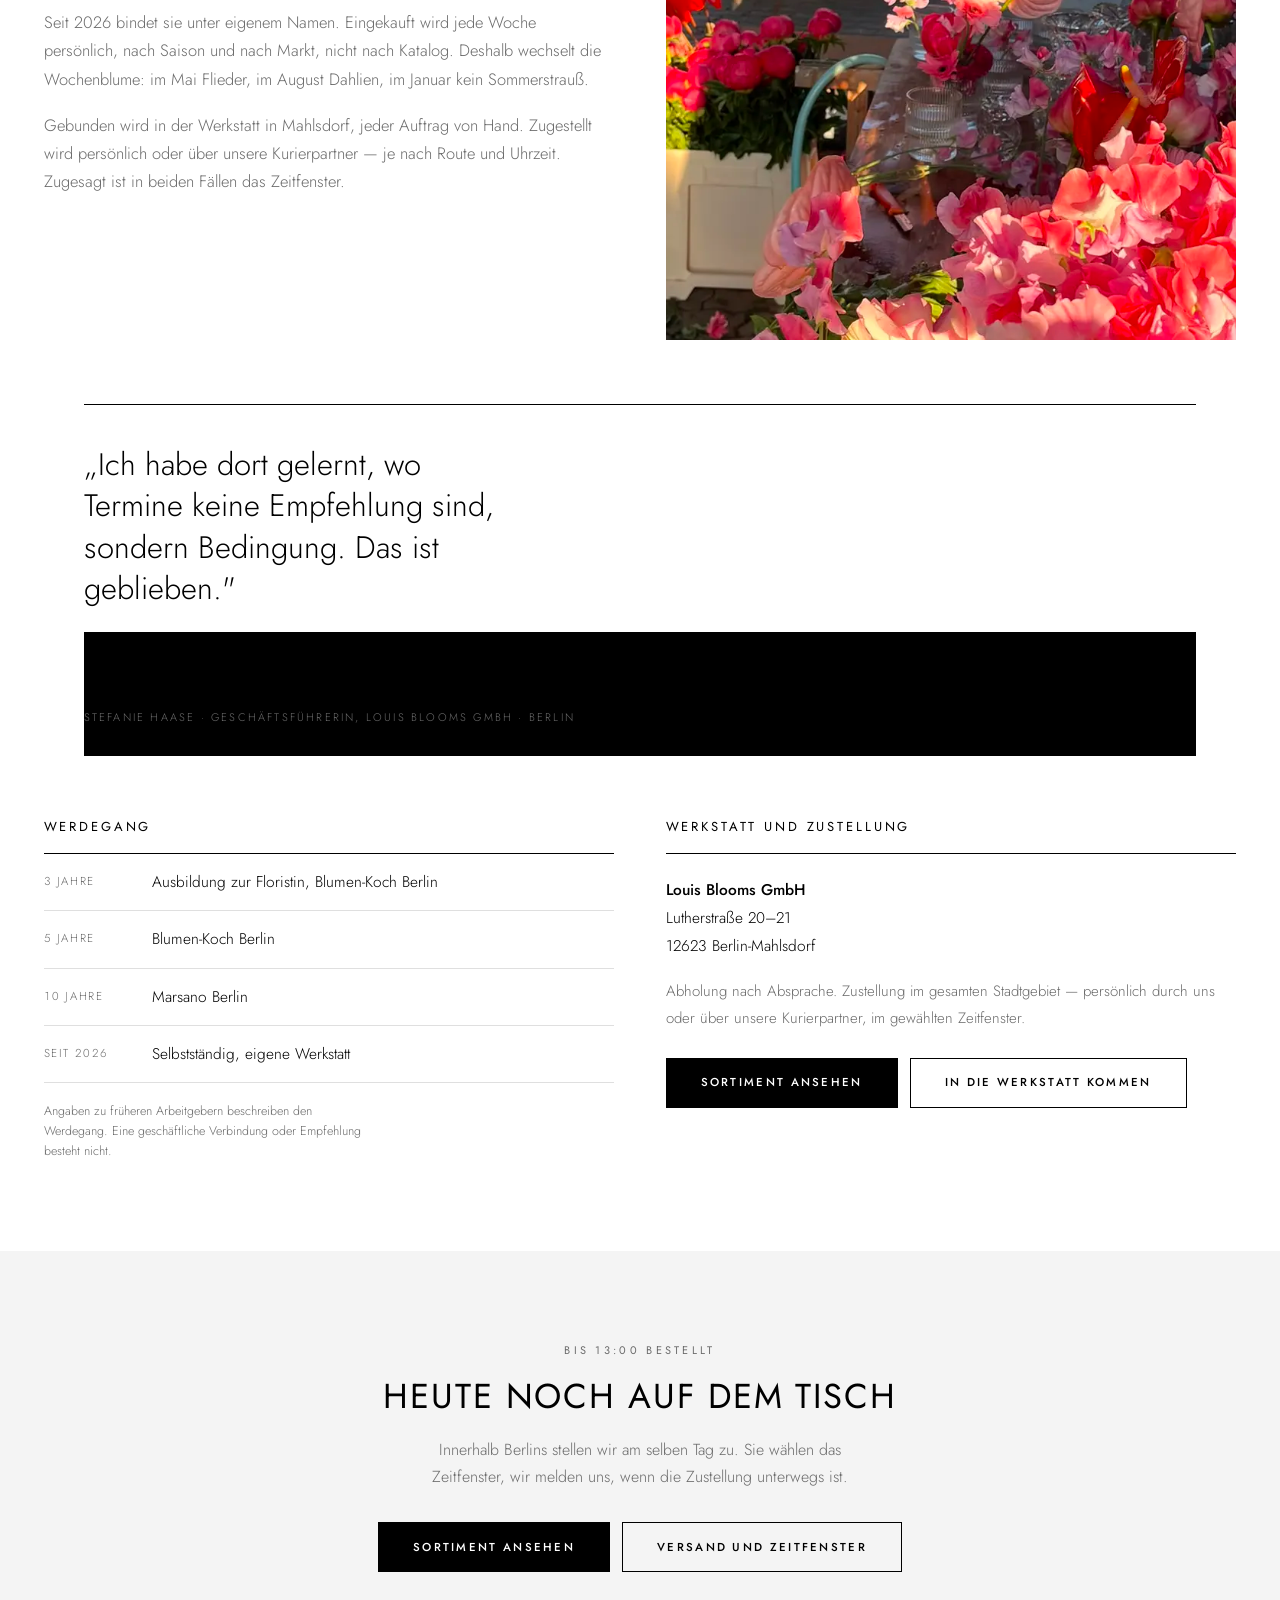
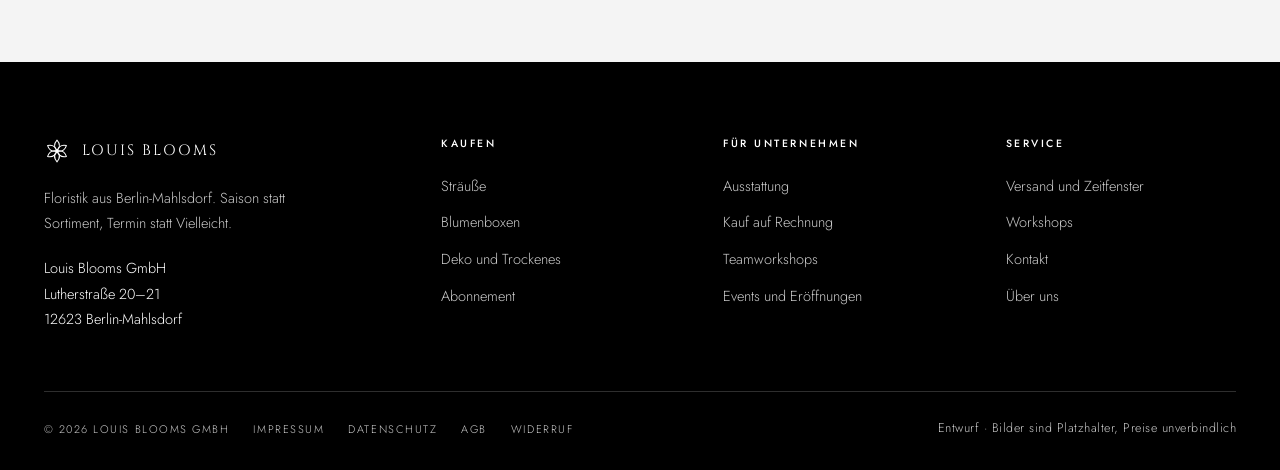
<file: ueber-uns.html>
<!doctype html>
<html lang="de" class="no-js">
<head>
<meta charset="utf-8">
<meta name="viewport" content="width=device-width, initial-scale=1">
<title>Über uns — LOUIS BLOOMS, Floristik aus Berlin-Mahlsdorf</title>
<meta name="description" content="Stefanie Haase, ausgebildete Floristin, gelernt bei Blumen-Koch und Marsano. Seit 2026 unter eigenem Namen. Werkstatt in Berlin-Mahlsdorf, Zustellung im gesamten Stadtgebiet.">
<meta name="theme-color" content="#000000">

<!-- Schrift selbst gehostet, kein Google-CDN (DSGVO). -->
<link rel="preload" as="font" type="font/woff2" href="fonts/jost-latin.woff2" crossorigin>
<link rel="preload" as="font" type="font/woff2" href="fonts/cinzel-latin.woff2" crossorigin>
<link rel="stylesheet" href="fonts/fonts.css">
<link rel="preload" as="image" href="bilder/ueber-uns.webp">

<link rel="stylesheet" href="stil.css">
</head>
<body>
<script>document.documentElement.className="js"</script>

<a class="skip" href="#main">Zum Inhalt springen</a>

<!-- Logo: Rosette aus sechs Blaettern, radialsymmetrisch — eine Bluete.
     Die frueher mitgedachte Objektivblende entfaellt mit dem Namen Louis Blooms. -->
<svg width="0" height="0" style="position:absolute" aria-hidden="true" focusable="false">
  <symbol id="mark" viewBox="0 0 48 48">
    <g fill="none" stroke="currentColor" stroke-width="1.9" stroke-linejoin="round">
      <path d="M24 24C18.4 17.6 18.4 10.2 24 4c5.6 6.2 5.6 13.6 0 20Z"/>
      <path d="M24 24C18.4 17.6 18.4 10.2 24 4c5.6 6.2 5.6 13.6 0 20Z" transform="rotate(60 24 24)"/>
      <path d="M24 24C18.4 17.6 18.4 10.2 24 4c5.6 6.2 5.6 13.6 0 20Z" transform="rotate(120 24 24)"/>
      <path d="M24 24C18.4 17.6 18.4 10.2 24 4c5.6 6.2 5.6 13.6 0 20Z" transform="rotate(180 24 24)"/>
      <path d="M24 24C18.4 17.6 18.4 10.2 24 4c5.6 6.2 5.6 13.6 0 20Z" transform="rotate(240 24 24)"/>
      <path d="M24 24C18.4 17.6 18.4 10.2 24 4c5.6 6.2 5.6 13.6 0 20Z" transform="rotate(300 24 24)"/>
    </g>
    <circle cx="24" cy="24" r="3.2" fill="currentColor"/>
  </symbol>
  <symbol id="arr" viewBox="0 0 16 16"><path d="M2 8h11M9 4l4 4-4 4" fill="none" stroke="currentColor" stroke-width="1.4" stroke-linecap="round" stroke-linejoin="round"/></symbol>
  <symbol id="chk" viewBox="0 0 16 16"><path d="M3 8.5 6.4 12 13 4.5" fill="none" stroke="currentColor" stroke-width="1.5" stroke-linecap="round" stroke-linejoin="round"/></symbol>
  <symbol id="ig" viewBox="0 0 24 24"><rect x="3" y="3" width="18" height="18" rx="5" fill="none" stroke="currentColor" stroke-width="1.6"/><circle cx="12" cy="12" r="4.1" fill="none" stroke="currentColor" stroke-width="1.6"/><circle cx="17.4" cy="6.6" r="1.1" fill="currentColor"/></symbol>
</svg>

<!-- ========================= Kopfzeile ========================= -->
<div class="promo">Bis <b>13:00</b> bestellt — heute in Berlin zugestellt · Deutschlandweit über Nacht</div>

<header class="nav">
  <div class="nav-inner">
    <a class="logo" href="index.html" aria-label="Louis Blooms, zur Startseite">
      <svg aria-hidden="true"><use href="#mark"></use></svg>
      <span class="word">Louis Blooms</span>
    </a>
    <nav class="nav-links" aria-label="Hauptnavigation">
      <a href="index.html#sortiment">Sortiment</a>
      <a href="index.html#boxen">Blumenboxen</a>
      <a href="index.html#abo">Abo</a>
      <a href="index.html#workshops">Workshops</a>
      <a href="index.html#geschaeft">Geschäftskunden</a>
      <a href="ueber-uns.html" aria-current="page">Über uns</a>
      <a href="index.html#versand">Versand</a>
    </nav>
    <div class="nav-right">
      <a class="btn" href="index.html#sortiment">Bestellen</a>
    </div>
    <button class="burger" id="burger" aria-label="Menü öffnen" aria-expanded="false" aria-controls="sheet">
      <span></span>
    </button>
  </div>

  <div class="sheet" id="sheet" data-open="false">
    <a href="index.html#sortiment">Sortiment</a>
    <a href="index.html#boxen">Blumenboxen</a>
    <a href="index.html#abo">Abo</a>
    <a href="index.html#workshops">Workshops</a>
    <a href="index.html#geschaeft">Geschäftskunden</a>
    <a href="ueber-uns.html" aria-current="page">Über uns</a>
    <a href="index.html#versand">Versand</a>
    <a class="btn" href="index.html#sortiment">Bestellen</a>
  </div>
</header>

<main id="main">

  <!-- ========================= Kopfbereich ========================= -->
  <div class="pagehead">
    <div class="in">
      <div>
        <span class="eyebrow" data-seq style="--d:0ms">Über uns</span>
        <h1 data-seq style="--d:60ms">Saison statt Sortiment, Termin statt Vielleicht</h1>
        <p class="lede" data-seq style="--d:120ms">
          Ausgebildete Floristin, gelernt in zwei anspruchsvollen Berliner Häusern.
          Seit 2026 unter eigenem Namen. Werkstatt in Mahlsdorf, Zustellung im ganzen
          Stadtgebiet — persönlich und über feste Kurierpartner.
        </p>
      </div>
      <div data-seq style="--d:100ms">
        <span class="shot">
          <img src="bilder/ueber-uns.webp" width="900" height="1125" fetchpriority="high" decoding="async"
               alt="Kind steht mit frisch geschnittenen Gladiolen zwischen den Reihen eines Blumenfelds">
        </span>
      </div>
    </div>
  </div>

  <!-- ========================= Dreiklang ========================= -->
  <section class="sec">
    <div class="wrap">
      <div class="triad">
        <div data-reveal>
          <h2>Das Problem</h2>
          <p>Blumen online zu bestellen ist in Deutschland ein Glücksspiel. Man sieht ein Bild,
            bekommt etwas anderes, und niemand sagt verbindlich, wann es ankommt.</p>
        </div>
        <div data-reveal>
          <h2>Unsere Antwort</h2>
          <p>Ein kleines Sortiment statt Katalog. <strong>Zwölf Artikel</strong>, jede Woche neu
            zusammengestellt aus dem, was der Markt am Montag hergibt. Bestellung bis 13 Uhr,
            Zustellung noch am selben Tag in Berlin — im gewählten Zeitfenster, persönlich oder
            über feste Kurierpartner.</p>
        </div>
        <div data-reveal>
          <h2>Wer dahintersteht</h2>
          <p><strong>Stefanie Haase</strong>, ausgebildete Floristin, gelernt bei Blumen-Koch und
            Marsano. Zwei Häuser, in denen Termintreue Bedingung ist, nicht Versprechen. Seit 2026
            unter eigenem Namen, Werkstatt in Berlin-Mahlsdorf.</p>
        </div>
      </div>
    </div>
  </section>

  <!-- ========================= Zahlen ========================= -->
  <div class="wrap">
    <div class="zahlen" data-reveal>
      <div><b>18</b><span>Jahre im Handwerk</span></div>
      <div><b>12</b><span>Artikel je Woche</span></div>
      <div><b>13:00</b><span>Annahmeschluss Berlin</span></div>
      <div><b>3</b><span>Zeitfenster täglich</span></div>
    </div>
  </div>

  <!-- ========================= Werkstatt ========================= -->
  <section class="sec">
    <div class="wrap">
      <div class="split flip">
        <div class="split-media" data-reveal>
          <span class="shot">
            <img src="bilder/werkstatt.webp" width="1400" height="933" loading="lazy" decoding="async"
                 alt="Wicken, Anthurien und Gerbera stehen zum Beladen bereit, dahinter der Lieferwagen">
          </span>
        </div>
        <div data-reveal>
          <span class="eyebrow">Die Werkstatt</span>
          <h2>Eingekauft wird persönlich, nicht nach Katalog</h2>
          <p class="body">
            Stefanie Haase hat Floristin gelernt und bei Blumen-Koch und Marsano gearbeitet —
            zwei Berliner Häuser, in denen Termintreue keine Empfehlung ist, sondern Bedingung.
            Das ist geblieben.
          </p>
          <p class="body">
            Seit 2026 bindet sie unter eigenem Namen. Eingekauft wird jede Woche persönlich,
            nach Saison und nach Markt, nicht nach Katalog. Deshalb wechselt die Wochenblume:
            im Mai Flieder, im August Dahlien, im Januar kein Sommerstrauß.
          </p>
          <p class="body">
            Gebunden wird in der Werkstatt in Mahlsdorf, jeder Auftrag von Hand. Zugestellt wird
            persönlich oder über unsere Kurierpartner — je nach Route und Uhrzeit. Zugesagt ist
            in beiden Fällen das Zeitfenster.
          </p>
        </div>
      </div>

      <blockquote class="quote" data-reveal>
        <p>„Ich habe dort gelernt, wo Termine keine Empfehlung sind, sondern Bedingung.
          Das ist geblieben."</p>
        <footer>Stefanie Haase · Geschäftsführerin, Louis Blooms GmbH · Berlin</footer>
      </blockquote>

      <div class="duo">
        <div data-reveal>
          <h3>Werdegang</h3>
          <!-- OFFEN: Die Zahlen stehen vorerst als Dauer in Jahren, so wie durchgegeben.
               Spaeter auf Kalenderjahre umstellen — Ausbildungsbeginn vermutlich 2004,
               ist noch zu bestaetigen. Dann auch die "18 Jahre im Handwerk" im
               Zahlenband oben nachrechnen. -->
          <ul class="cv">
            <li><span class="y">3 Jahre</span><span class="w">Ausbildung zur Floristin, Blumen-Koch Berlin</span></li>
            <li><span class="y">5 Jahre</span><span class="w">Blumen-Koch Berlin</span></li>
            <li><span class="y">10 Jahre</span><span class="w">Marsano Berlin</span></li>
            <li><span class="y">seit 2026</span><span class="w">Selbstständig, eigene Werkstatt</span></li>
          </ul>
          <p class="fine">Angaben zu früheren Arbeitgebern beschreiben den Werdegang.
            Eine geschäftliche Verbindung oder Empfehlung besteht nicht.</p>
        </div>

        <div data-reveal>
          <h3>Werkstatt und Zustellung</h3>
          <address class="ort">
            <b>Louis Blooms GmbH</b><br>
            Lutherstraße 20–21<br>
            12623 Berlin-Mahlsdorf
            <p>Abholung nach Absprache. Zustellung im gesamten Stadtgebiet — persönlich
              durch uns oder über unsere Kurierpartner, im gewählten Zeitfenster.</p>
          </address>
          <div class="cta" style="display:flex; flex-wrap:wrap; gap:12px; margin-top:26px">
            <a class="btn" href="index.html#sortiment">Sortiment ansehen</a>
            <a class="btn btn-line" href="index.html#workshops">In die Werkstatt kommen</a>
          </div>
        </div>
      </div>
    </div>
  </section>

  <!-- ========================= Abschluss ========================= -->
  <div class="band" data-reveal>
    <span class="eyebrow">Bis 13:00 bestellt</span>
    <h2 style="margin-top:18px">Heute noch auf dem Tisch</h2>
    <p>Innerhalb Berlins stellen wir am selben Tag zu. Sie wählen das Zeitfenster,
      wir melden uns, wenn die Zustellung unterwegs ist.</p>
    <div class="cta">
      <a class="btn" href="index.html#sortiment">Sortiment ansehen</a>
      <a class="btn btn-line" href="index.html#versand">Versand und Zeitfenster</a>
    </div>
  </div>
</main>

<!-- ========================= Fusszeile ========================= -->
<footer id="kontakt">
  <div class="wrap">
    <div class="f-top">
      <div>
        <a class="logo" href="index.html" aria-label="Louis Blooms, zur Startseite">
          <svg aria-hidden="true"><use href="#mark"></use></svg>
          <span class="word">Louis Blooms</span>
        </a>
        <p>Floristik aus Berlin-Mahlsdorf. Saison statt Sortiment, Termin statt Vielleicht.</p>
        <address>
          Louis Blooms GmbH<br>
          Lutherstraße 20–21<br>
          12623 Berlin-Mahlsdorf
        </address>
      </div>

      <div class="f-col">
        <h4>Kaufen</h4>
        <a href="index.html#sortiment">Sträuße</a>
        <a href="index.html#boxen">Blumenboxen</a>
        <a href="index.html#sortiment">Deko und Trockenes</a>
        <a href="index.html#abo">Abonnement</a>
      </div>

      <div class="f-col">
        <h4>Für Unternehmen</h4>
        <a href="index.html#geschaeft">Ausstattung</a>
        <a href="index.html#geschaeft">Kauf auf Rechnung</a>
        <a href="index.html#workshops">Teamworkshops</a>
        <a href="index.html#geschaeft">Events und Eröffnungen</a>
      </div>

      <div class="f-col">
        <h4>Service</h4>
        <a href="index.html#versand">Versand und Zeitfenster</a>
        <a href="index.html#workshops">Workshops</a>
        <a href="#kontakt">Kontakt</a>
        <a href="ueber-uns.html">Über uns</a>
      </div>
    </div>

    <div class="f-bot">
      <span>© 2026 Louis Blooms GmbH</span>
      <a href="#">Impressum</a>
      <a href="#">Datenschutz</a>
      <a href="#">AGB</a>
      <a href="#">Widerruf</a>
      <span class="sp">Entwurf · Bilder sind Platzhalter, Preise unverbindlich</span>
    </div>
  </div>
</footer>

<script src="seite.js"></script>
</body>
</html>
</file>
<file: fonts/fonts.css>
/* Selbst gehostete Schrift - kein Google-CDN (DSGVO).
   Jost steht stellvertretend fuer 'Brown' (Lineto), die Hausschrift von FLOWERBX;
   Brown ist lizenzpflichtig und muesste bei Lineto erworben werden. */
@font-face{
  font-family:'Jost'; font-style:normal; font-weight:300 600; font-display:swap;
  src:url('jost-latin-ext.woff2') format('woff2');
  unicode-range:U+0100-02BA, U+02BD-02C5, U+02C7-02CC, U+02CE-02D7, U+02DD-02FF, U+0304, U+0308, U+0329, U+1D00-1DBF, U+1E00-1E9F, U+1EF2-1EFF, U+2020, U+20A0-20AB, U+20AD-20C0, U+2113, U+2C60-2C7F, U+A720-A7FF;
}
@font-face{
  font-family:'Jost'; font-style:normal; font-weight:300 600; font-display:swap;
  src:url('jost-latin.woff2') format('woff2');
  unicode-range:U+0000-00FF, U+0131, U+0152-0153, U+02BB-02BC, U+02C6, U+02DA, U+02DC, U+0304, U+0308, U+0329, U+2000-206F, U+20AC, U+2122, U+2191, U+2193, U+2212, U+2215, U+FEFF, U+FFFD;
}

/* Wortmarke: Cinzel, nach roemischen Inschriften geschnitten —
   nimmt die Buchstabenformen des Ladenschilds auf. Nur fuer den Schriftzug,
   Navigation und Fliesstext bleiben bei Jost. */
@font-face{
  font-family:'Cinzel'; font-style:normal; font-weight:400; font-display:swap;
  src:url('cinzel-latin.woff2') format('woff2');
  unicode-range:U+0000-00FF, U+0131, U+0152-0153, U+02BB-02BC, U+02C6, U+02DA, U+02DC, U+0304, U+0308, U+0329, U+2000-206F, U+20AC, U+2122, U+2191, U+2193, U+2212, U+2215, U+FEFF, U+FFFD;
}
</file>
<file: stil.css>
/* ============================================================
   Tokens — Formensprache nach FLOWERBX, Grundton auf Schwarz
   gesetzt (FLOWERBX selbst nutzt #211000, ein warmes Braunschwarz).
   ============================================================ */
:root{
  --ink:#000000;        /* Grundton: Schwarz, 21:1 auf Weiss */
  --ink-soft:#6B6B6B;   /* Nebentext, 5,3:1 auf Weiss (AA) */
  --line:#DFDFDF;
  --surface:#F4F4F4;
  --paper:#FFFFFF;
  --onDark:#C9C9C9;

  --sans:'Jost', -apple-system, 'Segoe UI', system-ui, sans-serif;
  --pad:clamp(16px, 3.4vw, 44px);
  --max:1460px;

  --ease:cubic-bezier(0.21, 0.61, 0.35, 1);
  --t-fast:150ms; --t-mid:220ms; --t-slow:300ms;
}

*,*::before,*::after{box-sizing:border-box}
html{-webkit-text-size-adjust:100%; scroll-behavior:smooth}
body{
  margin:0; background:var(--paper); color:var(--ink);
  font-family:var(--sans); font-weight:300; font-size:16px; line-height:1.7;
  -webkit-font-smoothing:antialiased;
}
img{display:block; max-width:100%}
svg{display:block}
a{color:inherit; text-decoration:none}
button{font:inherit; color:inherit; border:0; background:none; cursor:pointer}
p{margin:0}
ul{margin:0; padding:0; list-style:none}

h1,h2,h3,h4{
  margin:0; font-weight:400; line-height:1.12;
  text-transform:uppercase; letter-spacing:.055em; text-wrap:balance;
}
h1{font-size:clamp(29px,4.2vw,50px); letter-spacing:.045em}
h2{font-size:clamp(23px,2.7vw,35px)}

:focus-visible{outline:1.5px solid var(--ink); outline-offset:3px}

.wrap{max-width:var(--max); margin:0 auto; padding-inline:var(--pad)}
.skip{position:absolute; left:-9999px}
.skip:focus{left:12px; top:12px; z-index:200; background:var(--ink); color:#fff; padding:12px 18px}

/* ============================================================
   Bausteine
   ============================================================ */
.eyebrow{
  display:block; font-size:11px; font-weight:400; letter-spacing:.3em;
  text-transform:uppercase; color:var(--ink-soft);
}
.lede{color:var(--ink-soft); font-weight:300; font-size:16.5px; max-width:58ch}

.btn{
  display:inline-flex; align-items:center; justify-content:center;
  min-height:50px; padding:0 34px;
  font-size:11.5px; font-weight:500; letter-spacing:.2em; text-transform:uppercase;
  border:1px solid var(--ink); background:var(--ink); color:#fff;
  transition:background-color var(--t-fast) var(--ease), color var(--t-fast) var(--ease), transform var(--t-fast) var(--ease);
}
.btn-line{background:transparent; color:var(--ink)}
.btn-onImage{border-color:#fff; background:#fff; color:var(--ink)}
.btn-onDark{border-color:var(--onDark); background:transparent; color:#fff}
.btn:active{transform:scale(.985)}

.link-u{
  display:inline-flex; align-items:center; gap:9px; padding-bottom:3px;
  font-size:11.5px; font-weight:500; letter-spacing:.2em; text-transform:uppercase;
  border-bottom:1px solid var(--ink);
}
.link-u svg{width:13px; height:13px; transition:transform var(--t-mid) var(--ease)}

/* Bildflaechen: festes Verhaeltnis -> kein CLS */
.shot{display:block; position:relative; aspect-ratio:4/5; overflow:hidden; background:var(--surface)}
.shot.sq{aspect-ratio:1/1}
.shot.wide{aspect-ratio:3/2}
.shot img{width:100%; height:100%; object-fit:cover; transition:transform 400ms var(--ease)}
.shot .veil{position:absolute; inset:0; background:rgba(0,0,0,.10); opacity:0;
  transition:opacity var(--t-mid) var(--ease)}
.shot .flag{
  position:absolute; left:0; top:0; z-index:2; padding:7px 13px;
  background:var(--paper); color:var(--ink);
  font-size:10px; font-weight:500; letter-spacing:.18em; text-transform:uppercase;
}

/* ============================================================
   Kopfzeile
   ============================================================ */
.promo{
  background:var(--ink); color:#fff; text-align:center; padding:11px 16px;
  font-size:11px; letter-spacing:.18em; text-transform:uppercase; font-weight:400;
}
.promo b{font-weight:500}

.nav{position:sticky; top:0; z-index:100; background:var(--paper); border-bottom:1px solid var(--line)}
.nav-inner{
  max-width:var(--max); margin:0 auto; padding-inline:var(--pad);
  height:70px; display:flex; align-items:center; gap:26px;
}
.nav-links{display:flex; gap:26px; margin-inline:auto}
.nav-links a{
  position:relative; font-size:11.5px; font-weight:400; letter-spacing:.18em;
  text-transform:uppercase; padding-block:6px;
}
.nav-links a::after{
  content:""; position:absolute; left:0; right:0; bottom:0; height:1px; background:var(--ink);
  transform:scaleX(0); transform-origin:left; transition:transform var(--t-mid) var(--ease);
}
.nav-right{display:flex; align-items:center; gap:22px; margin-left:auto}
.nav-right .btn{min-height:40px; padding:0 22px}
.burger{display:none; width:42px; height:42px; align-items:center; justify-content:center; margin-left:auto}
.burger span{display:block; width:19px; height:1px; background:var(--ink); position:relative}
.burger span::before,.burger span::after{content:""; position:absolute; left:0; width:19px; height:1px; background:var(--ink)}
.burger span::before{top:-6px} .burger span::after{top:6px}

/* Wortmarke */
.logo{display:flex; align-items:center; gap:10px; flex:none}
.logo svg{width:26px; height:26px; color:var(--ink)}
.logo .word{
  font-family:'Cinzel','Times New Roman',serif;
  font-size:17px; font-weight:400; letter-spacing:.18em; text-transform:uppercase;
  color:var(--ink); line-height:1; padding-left:2px; white-space:nowrap;
}

.sheet{
  position:absolute; top:100%; left:0; right:0; z-index:99;
  background:var(--paper); border-bottom:1px solid var(--line);
  padding:8px var(--pad) 22px; display:none; transform-origin:top;
}
.sheet a{display:block; padding:14px 0; border-bottom:1px solid var(--line);
  font-size:12.5px; letter-spacing:.18em; text-transform:uppercase}
.sheet .btn{width:100%; margin-top:18px}
.sheet[data-open="true"]{display:block; animation:sheetIn var(--t-mid) var(--ease) both}
@keyframes sheetIn{from{opacity:0; transform:translateY(-8px)} to{opacity:1; transform:none}}

/* ============================================================
   Hero — vollflaechig, Text im Bild
   ============================================================ */
.hero{position:relative; width:100%}
.hero .frame{position:relative; height:clamp(500px, 76vh, 780px); overflow:hidden; background:var(--surface)}
.hero img{width:100%; height:100%; object-fit:cover; object-position:50% 50%}
/* Zwei Verlaeufe: unten fuer die Textzone, links fuer die Zeilenanfaenge.
   Das Motiv ist sehr hell — ohne das traegt weisse Schrift nicht. */
.hero .scrim{
  position:absolute; inset:0;
  background:
    linear-gradient(to top,   rgba(0,0,0,.80) 0%, rgba(0,0,0,.34) 42%, rgba(0,0,0,0) 76%),
    linear-gradient(to right, rgba(0,0,0,.42) 0%, rgba(0,0,0,0) 52%);
}
.hero .inner{
  position:absolute; inset:auto 0 0; padding:0 var(--pad) clamp(38px,5vw,70px);
  max-width:var(--max); margin-inline:auto; color:#fff;
}
.hero h1{color:#fff; max-width:15ch}
.hero .eyebrow{color:rgba(255,255,255,.82); margin-bottom:20px}
.hero p{margin-top:20px; max-width:46ch; color:rgba(255,255,255,.88); font-size:16.5px}
.hero .cta{display:flex; flex-wrap:wrap; gap:12px; margin-top:30px}
.hero-facts{
  display:grid; grid-template-columns:repeat(3,1fr);
  border-bottom:1px solid var(--line);
}
.hero-facts div{padding:26px var(--pad); border-left:1px solid var(--line)}
.hero-facts div:first-child{border-left:0}
.hero-facts b{display:block; font-size:11px; font-weight:500; letter-spacing:.22em; text-transform:uppercase}
.hero-facts span{display:block; margin-top:7px; font-size:14.5px; color:var(--ink-soft)}

/* ============================================================
   Laufband
   ============================================================ */
.ticker{background:var(--surface); overflow:hidden; padding:13px 0; border-bottom:1px solid var(--line)}
.ticker-track{display:flex; width:max-content; animation:slide 44s linear infinite}
.ticker-track > div{display:flex}
.ticker span{
  padding:0 26px; font-size:10.5px; font-weight:400; letter-spacing:.28em;
  text-transform:uppercase; color:var(--ink-soft); white-space:nowrap;
  display:flex; align-items:center; gap:26px;
}
.ticker span::after{content:""; width:3px; height:3px; background:var(--ink-soft)}
@keyframes slide{from{transform:translateX(0)} to{transform:translateX(-50%)}}

/* ============================================================
   Abschnitte
   ============================================================ */
section{scroll-margin-top:70px}
.sec{padding-block:clamp(56px,7vw,104px)}
.sec-head{max-width:60ch}
.sec-head h2{margin-top:18px}
.sec-head p{margin-top:18px}
.sec-head.center{margin-inline:auto; text-align:center}
.head-row{display:flex; align-items:flex-end; justify-content:space-between; gap:26px;
  flex-wrap:wrap; margin-bottom:clamp(28px,3.6vw,46px)}

/* Kategorien */
.kats{display:grid; grid-template-columns:repeat(4,1fr); gap:clamp(8px,1vw,14px)}
.kat .shot{margin-bottom:16px}
.kat h3{font-size:14px; letter-spacing:.16em}
.kat p{margin-top:7px; font-size:13.5px; color:var(--ink-soft)}

/* Anlaesse */
.anlass{display:flex; flex-wrap:wrap; gap:8px; margin-top:clamp(26px,3vw,40px)}
.anlass a{
  padding:12px 20px; border:1px solid var(--line); font-size:11px;
  letter-spacing:.18em; text-transform:uppercase;
  transition:border-color var(--t-fast) var(--ease), background-color var(--t-fast) var(--ease);
}

/* Split */
.split{display:grid; grid-template-columns:1fr 1fr; gap:clamp(24px,4vw,60px); align-items:center}
.split.flip .split-media{order:2}
.split h2{margin-top:18px}
.split .body{margin-top:20px; color:var(--ink-soft); font-size:16.5px}
.ticks{margin-top:26px; display:grid; gap:0}
.ticks li{display:flex; gap:14px; font-size:15px; padding:13px 0; border-top:1px solid var(--line)}
.ticks li:last-child{border-bottom:1px solid var(--line)}
.ticks svg{width:14px; height:14px; color:var(--ink); flex:none; margin-top:6px}
.split .cta{display:flex; flex-wrap:wrap; gap:12px; margin-top:30px}
.split .body + .body{margin-top:18px}

/* Über uns: Zitat, Werdegang, Standort */
.quote{margin-top:clamp(44px,5vw,76px); border-top:1px solid var(--ink); padding-top:clamp(28px,3vw,42px)}
.quote p{font-size:clamp(20px,2.6vw,31px); line-height:1.34; font-weight:300; max-width:24ch}
.quote footer{margin-top:22px; font-size:11px; letter-spacing:.2em; text-transform:uppercase; color:var(--ink-soft)}
.duo{display:grid; grid-template-columns:1fr 1fr; gap:clamp(28px,4vw,64px); margin-top:clamp(40px,5vw,72px)}
.duo h3{font-size:13px; letter-spacing:.22em; padding-bottom:18px; border-bottom:1px solid var(--ink)}
.cv li{display:flex; gap:20px; padding:15px 0; border-bottom:1px solid var(--line)}
.cv .y{flex:none; width:88px; font-size:11.5px; letter-spacing:.14em; text-transform:uppercase;
  color:var(--ink-soft); font-variant-numeric:tabular-nums; padding-top:3px}
.cv .w{font-size:15.5px}
.fine{margin-top:18px; font-size:12.5px; line-height:1.6; color:var(--ink-soft); max-width:46ch}
.ort{margin-top:22px; font-style:normal; font-size:15.5px; line-height:1.8}
.ort b{font-weight:500}
.ort p{margin-top:18px; font-size:15px; color:var(--ink-soft)}

/* Produkte */
.grid4{display:grid; grid-template-columns:repeat(4,1fr); gap:clamp(8px,1vw,14px)}
.prod .shot{margin-bottom:16px}
.prod h3{font-size:14px; letter-spacing:.16em}
.prod .row{display:flex; align-items:baseline; justify-content:space-between; gap:14px; margin-top:8px}
.prod .price{font-size:14px; font-weight:400; font-variant-numeric:tabular-nums}
.prod .note{font-size:12px; letter-spacing:.12em; text-transform:uppercase; color:var(--ink-soft)}

/* Kurse */
.kurse{display:grid; grid-template-columns:repeat(3,1fr); gap:clamp(8px,1vw,14px)}
.kurs{display:flex; flex-direction:column; border:1px solid var(--line)}
.kurs .in{padding:clamp(20px,2.2vw,28px); display:flex; flex-direction:column; flex:1}
.kurs h3{font-size:15px; letter-spacing:.14em}
.kurs .meta{display:flex; flex-wrap:wrap; gap:16px; margin-top:14px;
  font-size:11px; letter-spacing:.16em; text-transform:uppercase; color:var(--ink-soft)}
.kurs p{margin-top:16px; font-size:15px; color:var(--ink-soft)}
.kurs .foot{margin-top:auto; padding-top:22px; display:flex; align-items:baseline;
  justify-content:space-between; gap:14px; border-top:1px solid var(--line)}
.kurs .price{font-size:19px; font-variant-numeric:tabular-nums}
.kurs .price small{font-size:12px; color:var(--ink-soft); letter-spacing:.1em; text-transform:uppercase}
.kurs .seats{font-size:11px; letter-spacing:.14em; text-transform:uppercase; color:var(--ink-soft)}
.kurs .btn{margin-top:20px; width:100%}
.hinweis{margin-top:clamp(8px,1vw,14px); padding:clamp(24px,3vw,38px); background:var(--surface);
  display:flex; align-items:center; justify-content:space-between; gap:26px; flex-wrap:wrap}
.hinweis p{font-size:15.5px; max-width:64ch; color:var(--ink-soft)}
.hinweis b{color:var(--ink); font-weight:500}

/* Dunkler Block */
.dark{background:var(--ink); color:#fff; padding:clamp(34px,5vw,76px)}
.dark .eyebrow{color:var(--onDark)}
.dark .sec-head p{color:var(--onDark)}
.tiers{display:grid; grid-template-columns:repeat(3,1fr); gap:1px; background:rgba(255,255,255,.18);
  border:1px solid rgba(255,255,255,.18); margin-top:clamp(28px,3.4vw,46px)}
.tier{background:var(--ink); padding:clamp(24px,2.8vw,34px); display:flex; flex-direction:column; position:relative}
.tier .badge{font-size:10px; letter-spacing:.22em; text-transform:uppercase; color:var(--ink);
  background:#fff; padding:5px 11px; align-self:flex-start; margin-bottom:16px}
.tier h3{font-size:15px; letter-spacing:.16em}
.tier .amt{font-size:34px; margin-top:16px; line-height:1; font-variant-numeric:tabular-nums}
.tier .amt small{font-size:12px; color:var(--onDark); letter-spacing:.14em; text-transform:uppercase}
.tier ul{margin:24px 0 28px; display:grid; gap:0}
.tier li{font-size:14.5px; color:var(--onDark); display:flex; gap:12px; padding:11px 0;
  border-top:1px solid rgba(255,255,255,.16)}
.tier li svg{width:13px; height:13px; color:#fff; flex:none; margin-top:6px}
.tier .btn{margin-top:auto}

/* Ablauf */
.steps{display:grid; grid-template-columns:repeat(3,1fr); gap:clamp(20px,2.6vw,40px);
  margin-top:clamp(44px,5vw,76px)}
.step{padding-top:22px; border-top:1px solid var(--ink)}
.step h3{font-size:14px; letter-spacing:.16em}
.step p{margin-top:12px; font-size:15px; color:var(--ink-soft)}

/* Social */
.social-grid{display:grid; grid-template-columns:repeat(6,1fr); gap:clamp(6px,.7vw,10px)}
.ig{display:flex; align-items:flex-end; justify-content:space-between; flex-wrap:wrap; gap:18px;
  margin-bottom:clamp(24px,3vw,38px)}
.ig .handle{display:flex; align-items:center; gap:11px; font-size:11.5px;
  letter-spacing:.2em; text-transform:uppercase}
.ig .handle svg{width:17px; height:17px}

/* Band */
.band{background:var(--surface); padding:clamp(48px,7vw,104px) var(--pad); text-align:center}
.band p{margin:20px auto 0; max-width:52ch; color:var(--ink-soft)}
.band .cta{display:flex; flex-wrap:wrap; gap:12px; margin-top:32px; justify-content:center}

/* Fusszeile */
footer{background:var(--ink); color:var(--onDark); padding-block:clamp(48px,6vw,76px) 30px}
footer .logo svg{color:#fff} footer .logo .word{color:#fff}
.f-top{display:grid; grid-template-columns:1.5fr 1fr 1fr 1fr; gap:clamp(28px,4vw,52px)}
.f-top p{margin-top:22px; font-size:14.5px; max-width:34ch}
.f-top address{margin-top:20px; font-style:normal; font-size:14.5px; line-height:1.75; color:#fff}
.f-col h4{font-size:10.5px; font-weight:500; letter-spacing:.24em; text-transform:uppercase;
  color:#fff; margin-bottom:18px}
.f-col a{display:block; padding:6px 0; font-size:14.5px;
  transition:color var(--t-fast) var(--ease)}
.f-bot{display:flex; flex-wrap:wrap; gap:12px 24px; align-items:center;
  margin-top:clamp(36px,5vw,60px); padding-top:26px; border-top:1px solid rgba(255,255,255,.18);
  font-size:11px; letter-spacing:.14em; text-transform:uppercase}
.f-bot .sp{margin-left:auto; text-transform:none; letter-spacing:.04em; font-size:12.5px}

/* ============================================================
   Bewegung — Zweck: Ladesequenz erklaert Lesereihenfolge,
   Reveals stuetzen die Abschnittshierarchie, Hover quittiert.
   ============================================================ */
@keyframes rise{from{opacity:0; transform:translateY(12px)} to{opacity:1; transform:none}}
@keyframes fade{from{opacity:0} to{opacity:1}}
.js .hero [data-seq], .js .pagehead [data-seq]{animation:rise var(--t-slow) var(--ease) both; animation-delay:var(--d,0ms)}
.js .hero h1[data-seq], .js .pagehead h1[data-seq]{animation-name:fade}

.js [data-reveal]{opacity:0; transform:translateY(10px)}
.js [data-reveal].is-in{opacity:1; transform:none;
  transition:opacity var(--t-slow) var(--ease), transform var(--t-slow) var(--ease)}

@media (hover:hover){
  .nav-links a:hover::after{transform:scaleX(1)}
  .btn:hover{background:transparent; color:var(--ink)}
  .btn-line:hover{background:var(--ink); color:#fff}
  .btn-onImage:hover{background:transparent; color:#fff}
  .btn-onDark:hover{background:#fff; color:var(--ink); border-color:#fff}
  .kat:hover .shot img, .prod:hover .shot img, .social-grid a:hover img{transform:scale(1.04)}
  .kat:hover .veil, .prod:hover .veil, .social-grid a:hover .veil{opacity:1}
  .link-u:hover svg{transform:translateX(4px)}
  .anlass a:hover{border-color:var(--ink); background:var(--surface)}
  .f-col a:hover{color:#fff}
  .sheet a:hover{color:var(--ink-soft)}
}

@media (prefers-reduced-motion:reduce){
  html{scroll-behavior:auto}
  *,*::before,*::after{
    animation-duration:.001ms !important; animation-iteration-count:1 !important;
    transition-duration:.001ms !important;
  }
  .ticker-track{animation:none; transform:none}
  .js [data-reveal]{opacity:1; transform:none}
  .js .hero [data-seq], .js .pagehead [data-seq]{animation:none; opacity:1; transform:none}
}

/* ============================================================
   Umbrueche
   ============================================================ */
/* Zweiwortmarke braucht Platz — Reiter enger stellen, bevor sie umbrechen */
@media (max-width:1280px){
  .logo .word{font-size:15px; letter-spacing:.13em}
  .nav-links{gap:17px}
  .nav-links a{font-size:11px; letter-spacing:.13em}
  .nav-right .btn{padding:0 16px; font-size:10.5px; letter-spacing:.16em}
}

@media (max-width:1080px){
  .kats{grid-template-columns:repeat(2,1fr)}
  .grid4{grid-template-columns:repeat(2,1fr)}
  .kurse{grid-template-columns:1fr}
  .tiers{grid-template-columns:1fr}
  .split{grid-template-columns:1fr; gap:30px}
  .split.flip .split-media{order:0}
  .steps{grid-template-columns:1fr}
  .social-grid{grid-template-columns:repeat(3,1fr)}
  .f-top{grid-template-columns:1fr 1fr}
}
@media (max-width:760px){
  .nav-links, .nav-right{display:none}
  .burger{display:flex}
  .hero-facts{grid-template-columns:1fr}
  .hero-facts div{border-left:0; border-top:1px solid var(--line); padding-block:20px}
  .hero-facts div:first-child{border-top:0}
  .f-top{grid-template-columns:1fr}
  .f-bot .sp{margin-left:0; width:100%}
}
@media (max-width:520px){
  .kats, .grid4{grid-template-columns:1fr}
  .social-grid{grid-template-columns:repeat(2,1fr)}
  .btn{width:100%}
}

/* ============================================================
   Unterseiten: Kopfbereich und Dreiklang
   ============================================================ */
.pagehead{border-bottom:1px solid var(--line)}
.pagehead .in{
  max-width:var(--max); margin:0 auto; padding:clamp(48px,6vw,88px) var(--pad) clamp(40px,5vw,68px);
  display:grid; grid-template-columns:1.15fr .85fr; gap:clamp(28px,5vw,64px); align-items:end;
}
.pagehead h1{margin-top:20px; max-width:16ch}
.pagehead .lede{margin-top:22px; font-size:17px}
.pagehead .shot{aspect-ratio:3/2}

.nav-links a[aria-current="page"]::after{transform:scaleX(1)}
.sheet a[aria-current="page"]{color:var(--ink-soft)}

/* Dreiklang Problem / Antwort / Wer */
.triad{display:grid; grid-template-columns:repeat(3,1fr); gap:clamp(20px,3vw,44px)}
.triad > div{padding-top:24px; border-top:1px solid var(--ink)}
.triad h2{font-size:14px; letter-spacing:.22em}
.triad p{margin-top:16px; font-size:16px; color:var(--ink-soft)}
.triad strong{color:var(--ink); font-weight:400}

/* Zahlenband */
.zahlen{display:grid; grid-template-columns:repeat(4,1fr); border-top:1px solid var(--line);
  border-bottom:1px solid var(--line)}
.zahlen div{padding:clamp(24px,3vw,34px) 0; border-left:1px solid var(--line); padding-left:clamp(16px,2vw,28px)}
.zahlen div:first-child{border-left:0; padding-left:0}
.zahlen b{display:block; font-size:clamp(26px,3vw,38px); font-weight:400; line-height:1;
  font-variant-numeric:tabular-nums}
.zahlen span{display:block; margin-top:12px; font-size:12px; letter-spacing:.14em;
  text-transform:uppercase; color:var(--ink-soft)}

@media (max-width:1080px){
  .pagehead .in{grid-template-columns:1fr; align-items:start}
  .triad{grid-template-columns:1fr}
  .zahlen{grid-template-columns:1fr 1fr}
  .zahlen div:nth-child(3){border-left:0; padding-left:0}
  .duo{grid-template-columns:1fr}
}
@media (max-width:520px){
  .zahlen{grid-template-columns:1fr}
  .zahlen div{border-left:0; padding-left:0; border-top:1px solid var(--line)}
  .zahlen div:first-child{border-top:0}
}
</file>
